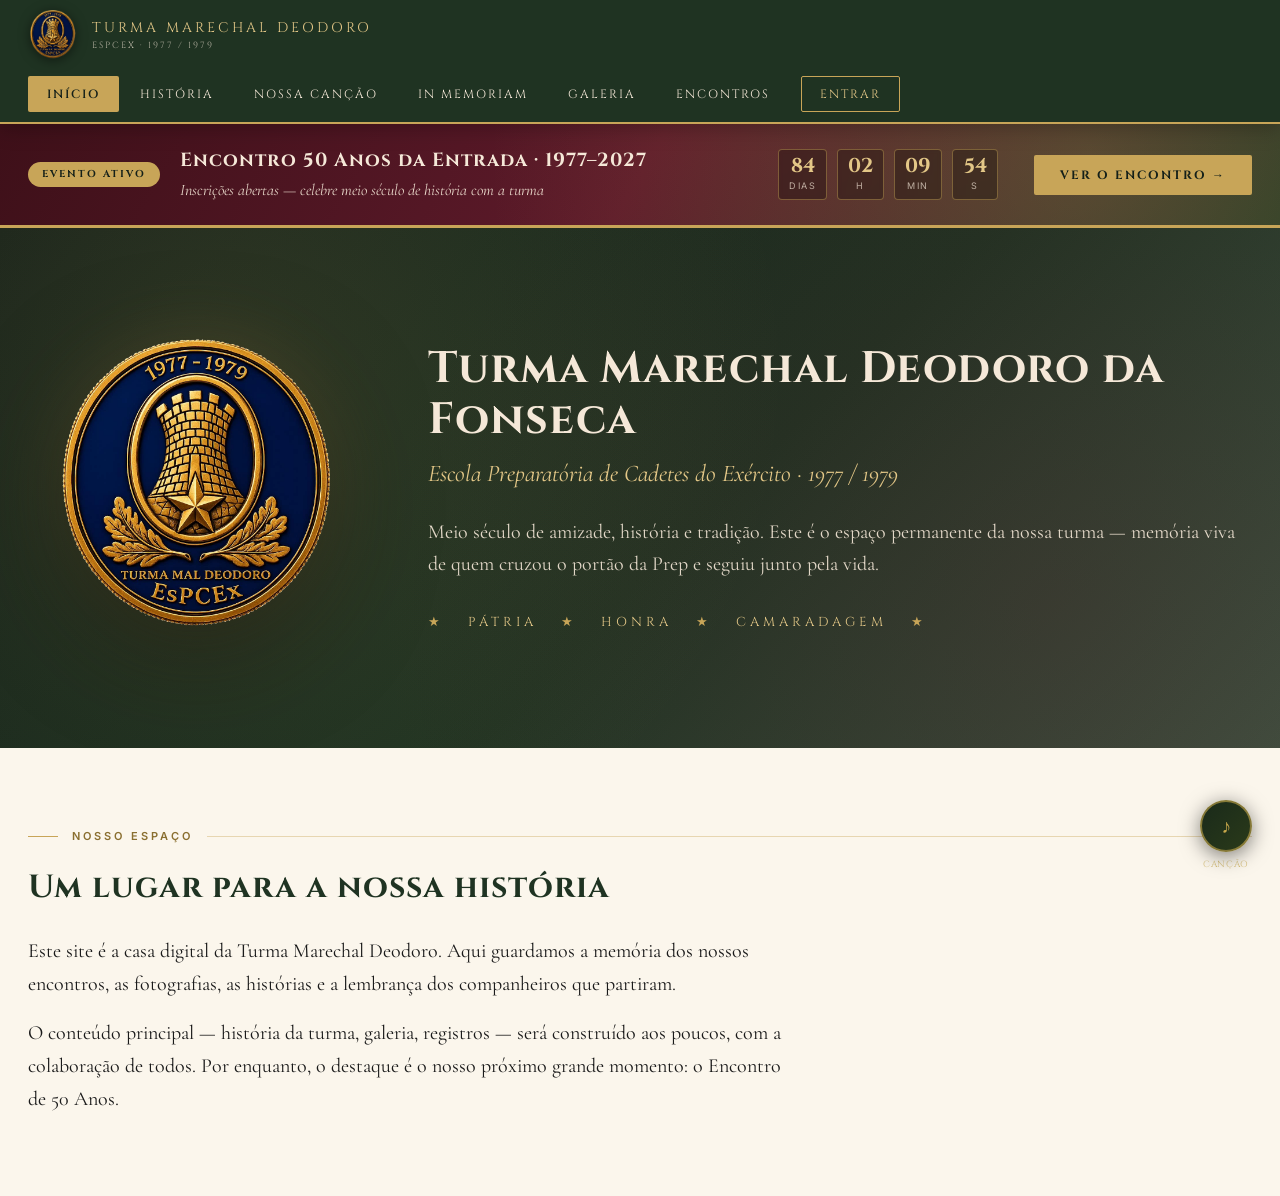
<file: index.html>
<!DOCTYPE html>
<html lang="pt-BR">
<head>
<meta charset="UTF-8">
<meta name="viewport" content="width=device-width, initial-scale=1.0">
<title>Turma Marechal Deodoro · EsPCEx 1977/1979</title>
<meta name="description" content="Site da Turma Marechal Deodoro da Fonseca - Escola Preparatória de Cadetes do Exército, 1977/1979. Memória permanente da turma e Encontro de 50 Anos.">
<link rel="icon" type="image/webp" href="assets/img/logo.webp">
<link href="https://fonts.googleapis.com/css2?family=Cinzel:wght@400;500;600;700;900&family=Cormorant+Garamond:ital,wght@0,300;0,400;0,500;0,600;0,700;1,400&family=Inter:wght@300;400;500;600;700&display=swap" rel="stylesheet">
<link rel="stylesheet" href="assets/css/estilo.css">
<style>
/* ===== NOSSA CANÇÃO ===== */
.cancao-wrap {
  max-width: 860px;
  margin: 0 auto;
  padding: 56px 24px 80px;
}
.cancao-header {
  text-align: center;
  margin-bottom: 48px;
}
.cancao-header .section-eyebrow {
  margin-bottom: 8px;
}
.cancao-header h2 {
  font-family: 'Cinzel', serif;
  font-size: clamp(1.6rem, 4vw, 2.4rem);
  color: var(--gold, #C8A84B);
  margin: 0 0 12px;
}
.cancao-header p {
  font-family: 'Cormorant Garamond', serif;
  font-size: 1.1rem;
  color: var(--muted, #8a8a7a);
  font-style: italic;
}
.cancao-player {
  position: relative;
  width: 100%;
  padding-bottom: 56.25%;
  height: 0;
  border-radius: 10px;
  overflow: hidden;
  box-shadow: 0 8px 40px rgba(0,0,0,0.45);
  margin-bottom: 52px;
  border: 1px solid rgba(200,168,75,0.2);
}
.cancao-player iframe {
  position: absolute;
  top: 0; left: 0;
  width: 100%; height: 100%;
  border: none;
}
.cancao-letra {
  background: rgba(255,255,255,0.03);
  border: 1px solid rgba(200,168,75,0.15);
  border-radius: 10px;
  padding: 40px 48px;
}
.cancao-letra h3 {
  font-family: 'Cinzel', serif;
  font-size: 1rem;
  letter-spacing: 0.15em;
  text-transform: uppercase;
  color: var(--gold, #C8A84B);
  margin: 0 0 28px;
  text-align: center;
}
.cancao-letra .letra-body {
  font-family: 'Cormorant Garamond', serif;
  font-size: 1.2rem;
  line-height: 2.1;
  color: #1a1a14 !important;
  text-align: center;
  white-space: pre-line;
}
.cancao-letra .letra-estrofe {
  margin-bottom: 28px;
  color: #1a1a14 !important;
}
.cancao-letra .letra-refrão {
  margin-bottom: 28px;
  font-style: italic;
  color: #8a6a10 !important;
  font-size: 1.22rem;
}
.cancao-nota {
  margin-top: 32px;
  text-align: center;
  font-size: 0.78rem;
  color: #555548;
  letter-spacing: 0.05em;
}
.cancao-ornament {
  display: flex;
  align-items: center;
  gap: 16px;
  margin: 0 auto 40px;
  max-width: 300px;
}
.cancao-ornament .orn-line {
  flex: 1;
  height: 1px;
  background: linear-gradient(to right, transparent, rgba(200,168,75,0.4), transparent);
}
.cancao-ornament .orn-star {
  color: var(--gold, #C8A84B);
  font-size: 0.8rem;
  opacity: 0.7;
}

/* ===== ÍCONE FLUTUANTE DO HINO ===== */
#hinoFloat {
  position: fixed;
  bottom: 28px;
  right: 28px;
  z-index: 9999;
  display: flex;
  flex-direction: column;
  align-items: center;
  gap: 6px;
}
#hinoBtnFloat {
  width: 52px;
  height: 52px;
  border-radius: 50%;
  background: linear-gradient(135deg, #1a2a1a 0%, #2a3a1a 100%);
  border: 2px solid rgba(200,168,75,0.6);
  box-shadow: 0 4px 20px rgba(0,0,0,0.5), 0 0 0 0 rgba(200,168,75,0);
  cursor: pointer;
  display: flex;
  align-items: center;
  justify-content: center;
  transition: all 0.3s ease;
  color: #C8A84B;
  font-size: 1.3rem;
  position: relative;
}
#hinoBtnFloat:hover {
  border-color: rgba(200,168,75,0.9);
  box-shadow: 0 6px 28px rgba(0,0,0,0.6), 0 0 16px rgba(200,168,75,0.25);
  transform: scale(1.08);
}
#hinoBtnFloat.playing {
  animation: hinoPulse 2s ease-in-out infinite;
  border-color: rgba(200,168,75,0.9);
  background: linear-gradient(135deg, #1e3a1e 0%, #2d4a1e 100%);
}
@keyframes hinoPulse {
  0%,100% { box-shadow: 0 4px 20px rgba(0,0,0,0.5), 0 0 0 0 rgba(200,168,75,0.4); }
  50%      { box-shadow: 0 4px 20px rgba(0,0,0,0.5), 0 0 0 8px rgba(200,168,75,0); }
}
#hinoLabel {
  font-family: 'Cinzel', serif;
  font-size: 0.6rem;
  letter-spacing: 0.08em;
  color: rgba(200,168,75,0.7);
  text-transform: uppercase;
  text-align: center;
  pointer-events: none;
  transition: opacity 0.3s;
}
#hinoFloat:hover #hinoLabel {
  color: rgba(200,168,75,1);
}

</style>
</head>
<body>
<nav class="topnav">
  <div class="topnav-inner">
    <div class="brand" onclick="nav('inicio')">
      <img src="assets/img/brasao-turma.webp" alt="Turma Marechal Deodoro" class="brand-logo">
      <div class="brand-text">Turma Marechal Deodoro<small>EsPCEx · 1977 / 1979</small></div>
    </div>
    <div class="nav1">
      <button class="nav1-item active" data-nav="inicio" onclick="nav('inicio')">Início</button>
      <button class="nav1-item" data-nav="historia" onclick="nav('historia')">História</button>
      <button class="nav1-item" data-nav="cancao" onclick="nav('cancao')">Nossa Canção</button>
      <button class="nav1-item" data-nav="memoriam" onclick="nav('memoriam')">In Memoriam</button>
      <button class="nav1-item" data-nav="galeria" onclick="nav('galeria')">Galeria</button>
      <button class="nav1-item" data-nav="encontros" onclick="nav('encontros')">Encontros</button>
      <button class="nav1-item login-btn" id="loginNavBtn" data-nav="login" onclick="nav('login')">Entrar</button>
    </div>
  </div>
</nav>

<!-- ===================== INÍCIO ===================== -->
<section class="screen active" id="scr-inicio">
  <div class="event-banner" id="eventBanner" onclick="goEncontro()">
    <div class="event-banner-inner">
      <div class="event-banner-left">
        <span class="event-banner-badge">Evento ativo</span>
        <div class="event-banner-text">
          <h3>Encontro 50 Anos da Entrada · 1977–2027</h3>
          <p>Inscrições abertas — celebre meio século de história com a turma</p>
        </div>
      </div>
      <div class="event-banner-countdown">
        <div class="ebc-block"><div class="n" id="ebc-d">—</div><div class="l">dias</div></div>
        <div class="ebc-block"><div class="n" id="ebc-h">—</div><div class="l">h</div></div>
        <div class="ebc-block"><div class="n" id="ebc-m">—</div><div class="l">min</div></div>
        <div class="ebc-block"><div class="n" id="ebc-s">—</div><div class="l">s</div></div>
      </div>
      <button class="event-banner-cta">Ver o encontro</button>
    </div>
  </div>
  <div class="home-hero">
    <div class="home-hero-inner">
      <img src="assets/img/brasao-turma.webp" alt="Brasão da Turma" class="home-hero-logo">
      <div>
        <h1>Turma Marechal Deodoro da Fonseca</h1>
        <div class="tagline">Escola Preparatória de Cadetes do Exército · 1977 / 1979</div>
        <div class="lead">Meio século de amizade, história e tradição. Este é o espaço permanente da nossa turma — memória viva de quem cruzou o portão da Prep e seguiu junto pela vida.</div>
        <div class="motto-inline"><span>★</span> PÁTRIA <span>★</span> HONRA <span>★</span> CAMARADAGEM <span>★</span></div>
      </div>
    </div>
  </div>
  <div class="home-body">
    <div class="section-eyebrow">Nosso espaço</div>
    <h2 class="section-title">Um lugar para a nossa história</h2>
    <div class="section-text">
      <p>Este site é a casa digital da Turma Marechal Deodoro. Aqui guardamos a memória dos nossos encontros, as fotografias, as histórias e a lembrança dos companheiros que partiram.</p>
      <p>O conteúdo principal — história da turma, galeria, registros — será construído aos poucos, com a colaboração de todos. Por enquanto, o destaque é o nosso próximo grande momento: o Encontro de 50 Anos.</p>
    </div>
  </div>
</section>

<!-- ===================== NOSSA CANÇÃO ===================== -->
<section class="screen" id="scr-cancao">
  <div class="cancao-wrap">
    <div class="cancao-header">
      <div class="section-eyebrow">Identidade da Turma</div>
      <h2>Nossa Canção</h2>
      <p>A Canção da Escola Preparatória de Cadetes do Exército — que marcou para sempre a nossa passagem pela Prep</p>
    </div>
    <div class="cancao-ornament">
      <span class="orn-line"></span><span class="orn-star">★</span><span class="orn-line"></span>
    </div>
    <div class="cancao-player">
      <iframe
        src="https://www.youtube.com/embed/6G58bDr_t5Y?rel=0&modestbranding=1"
        title="Canção da EsPCEx"
        allow="accelerometer; autoplay; clipboard-write; encrypted-media; gyroscope; picture-in-picture"
        allowfullscreen>
      </iframe>
    </div>
    <div class="cancao-letra">
      <h3>Letra da Canção</h3>
      <div class="letra-body">
        <div class="letra-estrofe">No azul do firmamento,
Cintilante apareceu
A estrela abençoada
Da Escola que venceu.</div>

        <div class="letra-refrão">EPC és gloriosa,
Tua marcha é triunfal.
Os alunos vão chegando
Com seu garbo marcial.</div>

        <div class="letra-estrofe">Teus filhos foram à guerra
Defender o verde-oliva,
Cobriram-se de glória,
Brasil! Brasil! Viva!</div>

        <div class="letra-refrão">EPC és gloriosa,
Tua marcha é triunfal.
Os alunos vão chegando
Com seu garbo marcial.</div>

        <div class="letra-estrofe">Nas aulas de equitação,
Nos campos de instrução,
Forjamos nossa têmpera
Com amor e dedicação.</div>

        <div class="letra-refrão">EPC és gloriosa,
Tua marcha é triunfal.
Os alunos vão chegando
Com seu garbo marcial.</div>
      </div>
    </div>
    <p class="cancao-nota">Canção da Escola Preparatória de Cadetes do Exército · Domínio público</p>
  </div>
</section>

<!-- ===================== ENCONTROS ===================== -->
<section class="screen" id="scr-encontros">
  <div class="enc-header">
    <h1>Encontros da Turma</h1>
    <p>Cada reencontro, um capítulo da nossa história</p>
  </div>
  <div class="subnav">
    <div class="subnav-inner">
      <button class="subnav-item active" onclick="subEnc(this,'ev50')">50 Anos · 1977–2027</button>
    </div>
  </div>
  <div class="enc-screen active" id="ev50">
    <div class="subnav" style="position:relative;top:auto;background:var(--olive)">
      <div class="subnav-inner">
        <button class="subnav-item active" onclick="evScr(this,'landing')">Apresentação</button>
        <button class="subnav-item" onclick="evScr(this,'inscricao')">Inscrição</button>
        <button class="subnav-item" onclick="evScr(this,'conta')">Minha Conta</button>
        <button class="subnav-item" onclick="evScr(this,'admin')">Admin</button>
        <button class="subnav-item" onclick="evScr(this,'dashboard')">Dashboard</button>
      </div>
    </div>
    <div class="enc-screen active" id="evs-landing">
      <div class="ev-hero">
        <div class="ev-hero-inner">
          <img src="assets/img/logo.webp" class="ev-hero-logo" alt="Brasão dos 50 Anos">
          <div>
            <h2><span class="accent">É com grande alegria que convidamos você para o</span>Encontro 50 Anos da Entrada</h2>
            <div class="ev-sub">Turma Marechal Deodoro da Fonseca · 1977–2027</div>
            <div class="ev-meta">
              <div class="ev-meta-item"><div class="l">Datas</div><div class="v">26 e 27 · Fev · 2027</div></div>
              <div class="ev-meta-item"><div class="l">Local</div><div class="v">Campinas — SP</div></div>
            </div>
            <button class="ev-cta" onclick="evScr(document.querySelectorAll('#ev50 .subnav')[1].querySelectorAll('.subnav-item')[1],'inscricao')">Quero me inscrever</button>
          </div>
        </div>
      </div>
      <div class="ev-motto">PÁTRIA <span>★</span> HONRA <span>★</span> CAMARADAGEM</div>
      <div class="ev-body">
        <div class="countdown-wrap">
          <div class="countdown-label">Faltam para o pré-encontro · 26 de fevereiro de 2027</div>
          <div class="countdown">
            <div class="cd-block"><div class="n" id="cd-d">—</div><div class="l">dias</div></div>
            <div class="cd-block"><div class="n" id="cd-h">—</div><div class="l">horas</div></div>
            <div class="cd-block"><div class="n" id="cd-m">—</div><div class="l">minutos</div></div>
            <div class="cd-block"><div class="n" id="cd-s">—</div><div class="l">segundos</div></div>
          </div>
          <div class="countdown-target">Sexta-feira · pré-encontro · 20h</div>
        </div>
        <h2 class="section-title">Cinco décadas depois</h2>
        <div class="section-text section-text-letter">
          <p class="letter-greeting">Prezados amigos, como o tempo passa...</p>
          <p>Ainda ontem éramos jovens imberbes chegando em Campinas com uma vontade enorme de virar alguém, de ser aluno da gloriosa EsPCEx, de, um dia, ser oficial! Tínhamos — para fazer valer as lições de Descritiva — um diedro mínimo de história na bagagem e uma épura imensa de futuro por construir, do tamanho dos sonhos que embalávamos.</p>
          <p>Incerteza e saudade foram dois sentimentos que expressaram bem nosso início de trajetória. A incerteza diante dos desafios que sabíamos, seriam muitos e difíceis e a saudade do muito que deixávamos pra trás — família, amores, amigos... Tudo iria mudar.</p>
          <p>Foram, então, três longos anos de transformação. Fomos esculpidos pelo Exército em princípios e valores. Nosso corpo e mente foram trabalhados para sermos, como bem disse Gustavo Barroso, os "guardiões da eternidade do Brasil". E isso fazia um sentido enorme para cada um de nós. Tanto que nos tornou algo único...</p>
          <p class="letter-emphasis">Somos uma irmandade, a Turma Marechal Deodoro da Fonseca!</p>
          <p>Ao longo dos anos, a farândola transformou-se numa tropa e a tropa no bloco coeso que ainda somos. Mas os destinos foram se alargando, as vocações, se descobrindo e, como os galhos frondosos de uma árvore, tomamos nas rédeas nossos destinos numa inevitável diáspora que se coloca diante de cada uma das turmas formadas pela nossa querida Prep.</p>
          <p>Assim, graduados pela vida e marcados por caríssimos valores, saímos, mundo afora, a escrever a nossa história. A grande unidade Mal Deodoro foi espalhada como sementes para plantar e germinar bons frutos nesse nosso imenso Brasil.</p>
          <p>Cinquenta anos se passaram. Seguimos os caminhos que escolhemos e que a vida nos ofereceu e hoje, a mesma alma voluntariosa do aluno se abriga no corpo de um soldado ou de um civil já veterano. Cumprimos nossa missão! A missão que a vida nos deu. A missão que escolhemos pra nós.</p>
          <p>Já somos árvores frondosas com frutos que, tenho certeza, nos enchem de orgulho — os filhos e netos que crescem em suas vidas inspirados, com certeza, nos rastros que a nossa história escreveu. Não há como não registrar com muita justiça e com muito carinho o papel da nossa querida Escola nas bases do que nos tornamos. Como não há como esquecer as eternas lembranças de um tempo maravilhoso.</p>
          <p>Amigos, mais uma vez eu vos proponho um brinde à nossa irmandade. Nos dias 26 e 27 de fevereiro, na Prep, celebraremos os cinquenta anos do início dessa caminhada. Mais uma vez, entraremos pelo Portão, ouviremos a corneta com o seu inigualável timbre marcial, caminharemos pelas alas e corredores que tantas vezes testemunharam o jovem cheio de vigor e sonhos que fomos um dia. E, o mais importante, nos abraçaremos uns aos outros, contando nossas histórias e reafirmando a nossa amizade...</p>
          <p class="letter-emphasis">Contamos com você. Sua presença é imprescindível!</p>
          <p class="letter-closing">Um grande abraço<br><em>A Comissão Organizadora</em></p>
        </div>
        <div style="margin-top:46px"></div>
        <div class="section-eyebrow">Programação</div>
        <h2 class="section-title">Dois dias inesquecíveis</h2>
        <div class="program">
          <div class="prog-card"><div class="d">Sexta · 26.Fev</div><h3>Pré-Encontro</h3><p>Confraternização informal, jantar e reencontros com companheiros que chegam de tantos locais diferentes.</p></div>
          <div class="prog-card"><div class="d">Sábado · 27.Fev · Manhã</div><h3>Cerimônia oficial</h3><p>Welcome coffee, entrada pelo portão, homenagem aos que partiram, palavras do orador e fotos.</p></div>
          <div class="prog-card"><div class="d">Sábado · 27.Fev · Tarde</div><h3>Casa de Barcos</h3><p>Almoço de confraternização com churrasco, música ao vivo e celebração com famílias.</p></div>
        </div>
      </div>
    </div>
    <div class="enc-screen" id="evs-inscricao">
      <div class="insc-wrap" id="inscContent"></div>
    </div>
    <div class="enc-screen" id="evs-conta">
      <div class="acct-wrap" id="contaContent"></div>
    </div>
    <div class="enc-screen" id="evs-admin">
      <div class="admin-wrap" id="adminContent"></div>
    </div>
    <div class="enc-screen" id="evs-dashboard">
      <div class="dash-wrap" id="dashContent"></div>
    </div>
  </div>
</section>

<!-- ===================== HISTÓRIA ===================== -->
<section class="screen" id="scr-historia">
  <div class="placeholder-wrap">
    <div class="historia-emblem" aria-hidden="true">
      <svg viewBox="0 0 120 120" xmlns="http://www.w3.org/2000/svg">
        <circle cx="60" cy="60" r="56" fill="none" stroke="currentColor" stroke-width="1.5" opacity=".4"/>
        <circle cx="60" cy="60" r="46" fill="none" stroke="currentColor" stroke-width="1" opacity=".25"/>
        <path d="M40 38 L40 86 Q40 92 46 92 L74 92 Q80 92 80 86 L80 38 Q80 32 74 32 L46 32 Q40 32 40 38 Z" fill="none" stroke="currentColor" stroke-width="2"/>
        <line x1="48" y1="46" x2="72" y2="46" stroke="currentColor" stroke-width="1.5" opacity=".7"/>
        <line x1="48" y1="56" x2="72" y2="56" stroke="currentColor" stroke-width="1.5" opacity=".7"/>
        <line x1="48" y1="66" x2="72" y2="66" stroke="currentColor" stroke-width="1.5" opacity=".7"/>
        <line x1="48" y1="76" x2="64" y2="76" stroke="currentColor" stroke-width="1.5" opacity=".7"/>
        <path d="M52 100 L60 108 L68 100" fill="none" stroke="currentColor" stroke-width="1.5" opacity=".5"/>
      </svg>
    </div>
    <h2>História da Turma</h2>
    <div class="sub">Esta seção guardará a trajetória da Turma Marechal Deodoro, de 1977 até hoje.</div>
    <div class="placeholder-box">
      <strong>Conteúdo planejado</strong>
      Espaço em construção. Aqui reuniremos a memória escrita da turma.
      <ul class="placeholder-list">
        <li>A entrada na Prep em 1977 e os anos de formação</li>
        <li>Trajetórias e carreiras dos integrantes</li>
        <li>Documentos e boletins históricos da época</li>
        <li>Depoimentos e relatos dos companheiros</li>
      </ul>
    </div>
  </div>
</section>

<!-- ===================== GALERIA ===================== -->
<section class="screen" id="scr-galeria">
  <div class="home-body">
    <h2 class="section-title">Galeria & Memória Visual</h2>
    <div class="section-text">
      <p>O acervo de fotografias e registros da turma, dos tempos de aluno aos dias atuais. Começamos por um tesouro: a nossa revista de 1979.</p>
    </div>
    <div class="nav-cards" style="margin-top:44px">
      <div class="nav-card" onclick="window.open('revista/','_blank')" style="border-top-color:var(--wine)">
        <span class="ico">📖</span>
        <h3>Revista da Turma · 1979</h3>
        <p>A revista histórica da turma, da capa com a placa dos formandos à última página. 108 páginas digitalizadas, folheáveis.</p>
        <span class="tag" style="color:var(--wine)">Abrir a revista →</span>
      </div>
      <div class="nav-card" style="opacity:.6;cursor:default">
        <span class="ico">📷</span>
        <h3>Encontros anteriores</h3>
        <p>Registros fotográficos dos reencontros da turma ao longo das décadas.</p>
        <span class="tag">Em breve</span>
      </div>
      <div class="nav-card" style="opacity:.6;cursor:default">
        <span class="ico">🎥</span>
        <h3>Encontro 50 Anos</h3>
        <p>O álbum e os vídeos do nosso grande reencontro — disponível após fevereiro de 2027.</p>
        <span class="tag">Após o evento</span>
      </div>
    </div>
  </div>
</section>

<!-- ===================== IN MEMORIAM ===================== -->
<section class="screen" id="scr-memoriam">
  <div class="memoriam-wrap">
    <div class="memoriam-header">
      <div class="memoriam-flame" aria-hidden="true">🕯️</div>
      <h2>In Memoriam</h2>
      <div class="memoriam-sub">Homenagem permanente aos companheiros que já nos deixaram.<br>Que sua memória nos acompanhe sempre.</div>
      <div class="memoriam-ornament" aria-hidden="true">
        <span class="orn-line"></span><span class="orn-star">★</span><span class="orn-line"></span>
      </div>
    </div>
    <ol class="memoriam-list" aria-label="Companheiros que partiram">
      <li>Adriano Praça de Almeida</li>
      <li>Aloísio Antônio de Freitas Becker</li>
      <li>Carlos Alberto de Moraes Cavalcanti</li>
      <li>Dalton Cruz Júnior</li>
      <li>Dalton Roberto de Melo Franco</li>
      <li>Élcio Luis Gonçalves Anchieta</li>
      <li>Eliseu Lagoeiro Neto</li>
      <li>Elnio David Dansa de Franco</li>
      <li>Fabiano Assis Fonseca</li>
      <li>Fernando Jesus Novas</li>
      <li>Francisco Djalma Cesse da Silva</li>
      <li>Gilberto de Andrade</li>
      <li>Huberto Luís de Marchi Gherini Filho</li>
      <li>Ismael Roxo</li>
      <li>Jarian Silva de Oliveira</li>
      <li>Jorge Pereira Lee</li>
      <li>José Afonso Pereira D'Alvim Meirelles</li>
      <li>Júlio Cesar Moulin Lopes</li>
      <li>Leonardo Ramalho Rodrigues Alves</li>
      <li>Luiz Eduardo Ricceto de Oliveira</li>
      <li>Mário César Lima de Amorim</li>
      <li>Mauro César de Souza Tapajós</li>
      <li>Paulino Sérgio Araújo Vianna</li>
      <li>Renê Campos Teixeira Monteiro</li>
      <li>Robson de Macedo</li>
      <li>Sérgio Luis Barbosa Ferreira</li>
    </ol>
    <div class="memoriam-footer">
      <div class="memoriam-ornament" aria-hidden="true">
        <span class="orn-line"></span><span class="orn-star">★</span><span class="orn-line"></span>
      </div>
      <p class="memoriam-epitafio">"Honrai-vos pela vida que vivestes; descansai na paz dos que partiram cumprindo sua missão."</p>
    </div>
  </div>
</section>

<!-- ===================== LOGIN ===================== -->
<section class="screen" id="scr-login">
  <div class="login-wrap">
    <div class="login-card" id="loginCard">
      <img src="assets/img/brasao-turma.webp" class="login-logo" alt="Brasão da Turma">
      <h2>Área do Integrante</h2>
      <div class="login-sub">Acesso exclusivo aos integrantes da turma</div>
      <div class="login-error" id="loginError">Este e-mail ou telefone não consta no cadastro da turma. O acesso é restrito aos integrantes.</div>
      <div class="login-field">
        <label>E-mail ou telefone</label>
        <input type="text" id="loginUser" placeholder="seu@email.com ou (11) 99999-9999">
      </div>
      <div class="login-field">
        <label>Senha</label>
        <input type="password" id="loginPass" placeholder="sua senha">
      </div>
      <button class="login-btn-main" onclick="doLogin()">Entrar</button>
      <div class="login-divider"><span>ou</span></div>
      <div class="login-alt" onclick="alert('No protótipo, use um dos perfis de teste abaixo. Na versão final, aqui o integrante cria a senha — validado contra o cadastro da turma.')">Primeiro acesso? Criar minha senha</div>
      <div class="login-note">
        <strong>ACESSO RESTRITO</strong><br>
        Somente integrantes da Turma Marechal Deodoro podem criar acesso. O cadastro é validado automaticamente — pessoas de fora não conseguem entrar. O site é livre para visitação; o login serve para a área do integrante.
      </div>
      <div class="test-users">
        <div class="tu-title">Perfis de teste (comissão organizadora)</div>
        <div class="tu-grid"><button class="tu-chip" onclick="fillLogin('riva.cerqueira@gmail.com')">Rivail</button><button class="tu-chip" onclick="fillLogin('andre.novaes63@gmail.com')">André Novaes</button><button class="tu-chip" onclick="fillLogin('baggio@exemplo.com')">Baggio</button><button class="tu-chip" onclick="fillLogin('newtonraulino@hotmail.com')">Raulino</button><button class="tu-chip" onclick="fillLogin('everton@exemplo.com')">Everton</button><button class="tu-chip" onclick="fillLogin('guy@exemplo.com')">Guy</button><button class="tu-chip" onclick="fillLogin('m.e.santos@uol.com.br')">Elias</button><button class="tu-chip" onclick="fillLogin('marcilio.pereira.oliveira@gmail.com')">Marcílio</button></div>
      </div>
    </div>
  </div>
</section>



<!-- ===== ÍCONE FLUTUANTE DO HINO ===== -->
<div id="hinoFloat" title="Ouvir a Canção da EsPCEx">
  <button id="hinoBtnFloat" onclick="toggleHino()" aria-label="Tocar/pausar canção da EsPCEx">
    ♪
  </button>
  <span id="hinoLabel">Canção</span>
</div>
<!-- Player oculto para áudio flutuante via YouTube IFrame API -->
<div id="hinoPlayerWrap" style="position:fixed;width:1px;height:1px;overflow:hidden;opacity:0;pointer-events:none;bottom:0;right:0;">
  <div id="hinoYTPlayer"></div>
</div>

<script src="assets/js/script.js"></script>
<script>
// ===== YOUTUBE IFRAME API — áudio flutuante =====
var hinoReady   = false;
var hinoPlaying = false;
var ytPlayer    = null;
var hinoBtnFloat = document.getElementById('hinoBtnFloat');
var hinoLabel    = document.getElementById('hinoLabel');

// Carrega a API do YouTube de forma assíncrona
var tag = document.createElement('script');
tag.src = 'https://www.youtube.com/iframe_api';
document.head.appendChild(tag);

// Callback chamado pela API quando pronta
window.onYouTubeIframeAPIReady = function() {
  ytPlayer = new YT.Player('hinoYTPlayer', {
    videoId: '6G58bDr_t5Y',
    playerVars: { autoplay: 0, controls: 0, loop: 1, playlist: '6G58bDr_t5Y' },
    events: {
      onReady: function() { hinoReady = true; },
      onStateChange: function(e) {
        // Se o vídeo terminar (estado ENDED), reinicia
        if (e.data === YT.PlayerState.ENDED) ytPlayer.playVideo();
        // Sincroniza botão se pausado externamente
        if (e.data === YT.PlayerState.PAUSED && hinoPlaying) {
          hinoPlaying = false;
          hinoBtnFloat.classList.remove('playing');
          hinoBtnFloat.innerHTML = '♪';
          hinoLabel.textContent = 'Canção';
        }
      }
    }
  });
};

function toggleHino() {
  if (!hinoReady) {
    hinoLabel.textContent = 'Aguarde...';
    setTimeout(toggleHino, 600);
    return;
  }
  if (!hinoPlaying) {
    ytPlayer.playVideo();
    hinoPlaying = true;
    hinoBtnFloat.classList.add('playing');
    hinoBtnFloat.innerHTML = '❚❚';
    hinoLabel.textContent = 'Pausar';
  } else {
    ytPlayer.pauseVideo();
    hinoPlaying = false;
    hinoBtnFloat.classList.remove('playing');
    hinoBtnFloat.innerHTML = '♪';
    hinoLabel.textContent = 'Canção';
  }
}

// Ao entrar na aba Nossa Canção, pausa o flutuante para não sobrepor
document.querySelectorAll('[data-nav="cancao"]').forEach(function(btn){
  btn.addEventListener('click', function(){
    if (hinoPlaying) toggleHino();
  });
});
</script>
</body>
</html>
</file>
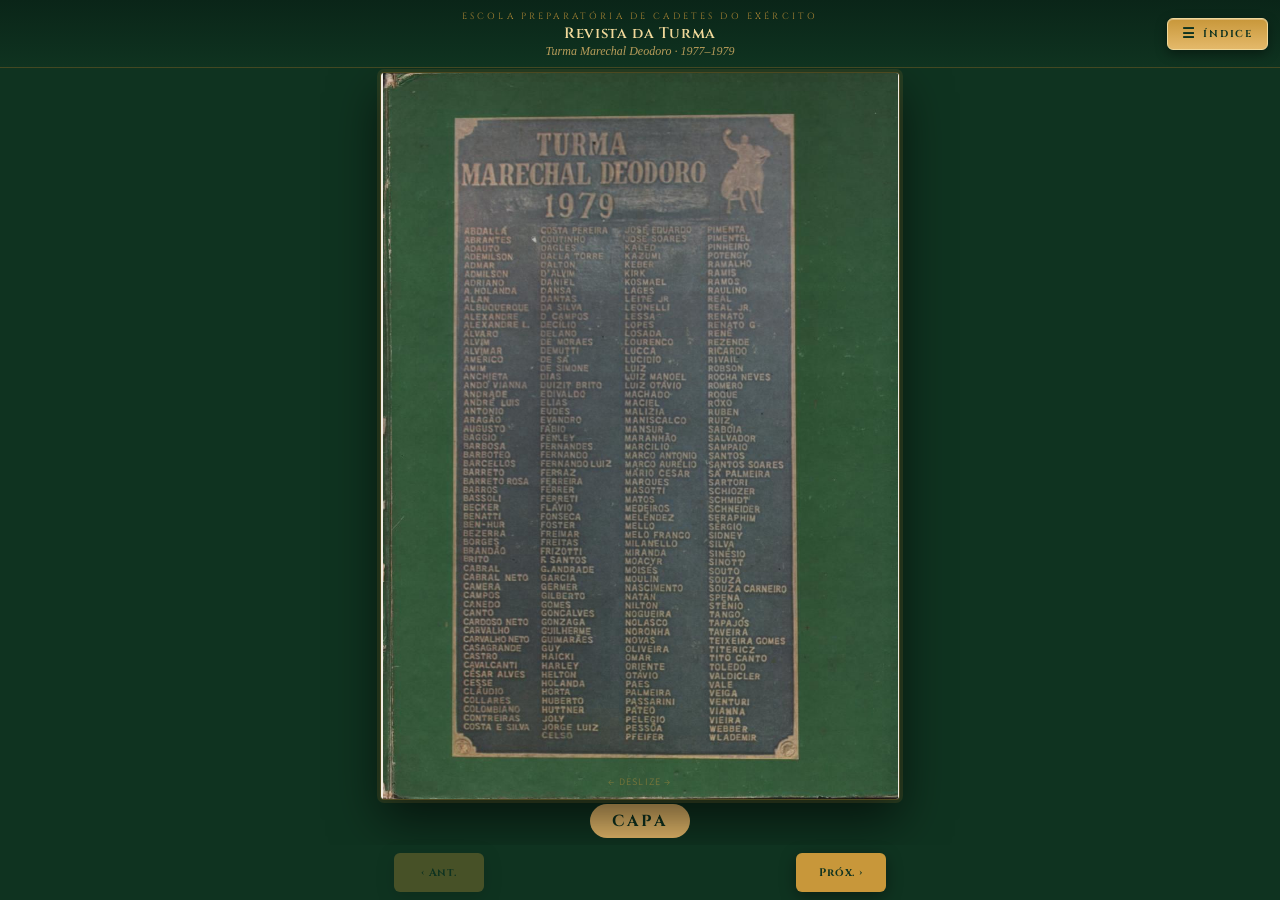
<file: revista/index.html>
<!DOCTYPE html>
<html lang="pt-BR">
<head>
<meta charset="UTF-8">
<meta name="viewport" content="width=device-width, initial-scale=1.0, viewport-fit=cover">
<title>Revista da Turma · Turma Marechal Deodoro · EsPCEx 1977</title>
<link rel="preconnect" href="https://fonts.googleapis.com">
<link href="https://fonts.googleapis.com/css2?family=Cinzel:wght@400;600;700&family=IM+Fell+English:ital@0;1&family=Source+Sans+3:wght@300;400;600&display=swap" rel="stylesheet">
<style>
:root{--verde:#1d5c3a;--verde-esc:#0f3320;--ouro:#c8973a;--ouro-cl:#e4b96a;--ouro-pale:#f0d89a;--creme:#f5f0e8;}
*{margin:0;padding:0;box-sizing:border-box;-webkit-tap-highlight-color:transparent}
html{height:100%;height:-webkit-fill-available;}
body{background:var(--verde-esc);font-family:'Source Sans 3',sans-serif;color:var(--creme);display:flex;flex-direction:column;height:100vh;height:100dvh;height:-webkit-fill-available;max-height:100vh;max-height:100dvh;overflow:hidden;width:100%;max-width:100vw;user-select:none;-webkit-user-select:none;}
header{flex:0 0 auto;background:linear-gradient(180deg,#0a2518 0%,var(--verde-esc) 100%);border-bottom:1px solid rgba(200,151,58,.3);padding:10px 16px 8px;text-align:center;position:relative;}
header .escola{font-family:'Cinzel',serif;font-size:9px;letter-spacing:.35em;color:var(--ouro);text-transform:uppercase;opacity:.85;}
header h1{font-family:'Cinzel',serif;font-size:15px;font-weight:600;color:var(--ouro-pale);margin:3px 0 1px;line-height:1.2;letter-spacing:.04em;}
header .ano{font-family:'IM Fell English',serif;font-size:12px;color:var(--ouro-cl);font-style:italic;opacity:.8;}
.btn-idx{position:absolute;right:12px;top:50%;transform:translateY(-50%);background:linear-gradient(180deg,var(--ouro) 0%,var(--ouro-cl) 100%);border:1px solid var(--ouro-pale);color:var(--verde-esc);font-family:'Cinzel',serif;font-size:10px;font-weight:700;letter-spacing:.18em;padding:8px 14px;border-radius:6px;cursor:pointer;display:flex;align-items:center;gap:6px;box-shadow:0 4px 12px rgba(0,0,0,.4),inset 0 1px 0 rgba(255,255,255,.3);text-transform:uppercase;}
.btn-idx:active{transform:translateY(-50%) scale(.96);background:var(--ouro-cl);}
.btn-idx .idx-ico{font-size:14px;line-height:1;}
.stage{flex:1 1 0;display:flex;flex-direction:column;align-items:center;overflow:hidden;padding:4px 6px 0;gap:4px;}
.frame{position:relative;width:100%;max-width:520px;flex:1 1 0;min-height:0;background:#0a1f12;border:1px solid rgba(200,151,58,.35);border-radius:4px;overflow:hidden;box-shadow:0 0 0 3px rgba(200,151,58,.12),0 20px 50px rgba(0,0,0,.6);}
.frame img{width:100%;height:100%;object-fit:contain;display:block;background:#f2ede3;transition:opacity .25s;}
.frame img.loading{opacity:0;}.frame img.loaded{opacity:1;}
.placeholder{position:absolute;inset:0;display:flex;flex-direction:column;align-items:center;justify-content:center;gap:14px;color:var(--ouro-cl);}
.ring{width:36px;height:36px;border:3px solid rgba(200,151,58,.2);border-top-color:var(--ouro);border-radius:50%;animation:spin 1s linear infinite;}
@keyframes spin{to{transform:rotate(360deg)}}
.hint-swipe{position:absolute;bottom:10px;width:100%;text-align:center;font-size:10px;color:rgba(200,151,58,.4);letter-spacing:.12em;text-transform:uppercase;pointer-events:none;transition:opacity .4s;}
.caption{flex:0 0 auto;text-align:center;padding:0 10px 2px;max-width:520px;width:100%;}
.lbl{display:inline-block;font-family:'Cinzel',serif;font-size:16px;letter-spacing:.18em;text-transform:uppercase;color:var(--verde-esc);background:var(--ouro-cl);padding:6px 22px;border-radius:24px;font-weight:700;margin-bottom:5px;}
.desc{font-family:'IM Fell English',serif;font-size:13px;color:rgba(245,240,232,.75);line-height:1.4;font-style:italic;min-height:18px;}
nav{flex:0 0 auto;display:flex;align-items:center;justify-content:space-between;gap:10px;padding:8px 14px calc(8px + env(safe-area-inset-bottom));background:linear-gradient(0deg,var(--verde-esc) 70%,transparent);max-width:520px;width:100%;align-self:center;}
.btn-nav{flex:0 0 auto;background:var(--ouro);color:var(--verde-esc);border:none;font-family:'Cinzel',serif;font-size:11px;font-weight:700;letter-spacing:.08em;padding:12px 18px;border-radius:6px;cursor:pointer;box-shadow:0 4px 16px rgba(0,0,0,.4);transition:transform .1s,background .1s;min-width:90px;text-align:center;}
.btn-nav:active{transform:scale(.97);background:var(--ouro-cl);}.btn-nav:disabled{opacity:.3;cursor:default;}
.counter{flex:1;text-align:center;}
.counter .big{font-family:'Cinzel',serif;font-size:22px;font-weight:600;color:var(--ouro-pale);display:block;line-height:1;}
.counter .tot{font-size:10px;color:rgba(200,151,58,.6);letter-spacing:.18em;}
.overlay{display:none;position:fixed;inset:0;z-index:50;background:rgba(10,32,20,.97);backdrop-filter:blur(4px);flex-direction:column;}
.overlay.open{display:flex;}
.ov-head{flex:0 0 auto;display:flex;align-items:center;justify-content:space-between;padding:16px 18px 12px;border-bottom:1px solid rgba(200,151,58,.2);}
.ov-head h2{font-family:'Cinzel',serif;font-size:13px;letter-spacing:.25em;color:var(--ouro-cl);text-transform:uppercase;}
.btn-close{background:none;border:1px solid rgba(200,151,58,.3);color:var(--ouro-cl);font-size:20px;width:36px;height:36px;border-radius:50%;cursor:pointer;display:flex;align-items:center;justify-content:center;}
.idx-list{flex:1;overflow-y:auto;-webkit-overflow-scrolling:touch;padding:4px 0 30px;}
.idx-item{display:flex;align-items:center;gap:12px;padding:11px 18px;border-bottom:1px solid rgba(200,151,58,.08);cursor:pointer;}
.idx-item:active{background:rgba(200,151,58,.08);}
.idx-n{flex:0 0 28px;font-family:'Cinzel',serif;font-size:11px;color:var(--ouro);text-align:right;}
.idx-pg{flex:0 0 42px;font-size:10px;color:rgba(200,151,58,.5);letter-spacing:.1em;}
.idx-desc{flex:1;font-size:13px;color:var(--creme);opacity:.85;overflow:hidden;text-overflow:ellipsis;white-space:nowrap;}
</style>
</head>
<body>
<header>
<div class="escola">Escola Preparat&oacute;ria de Cadetes do Ex&eacute;rcito</div>
<h1>Revista da Turma</h1>
<div class="ano">Turma Marechal Deodoro &middot; 1977&ndash;1979</div>
<button class="btn-idx" id="btnIdx" aria-label="Abrir &iacute;ndice"><span class="idx-ico">&#9776;</span>&Iacute;NDICE</button>
</header>
<div class="stage">
<div class="frame" id="frame">
<div class="placeholder" id="ph"><div class="ring"></div><span style="font-size:11px;letter-spacing:.15em;opacity:.7">CARREGANDO</span></div>
<img id="img" alt="" class="loading">
<div class="hint-swipe" id="hint">&larr; deslize &rarr;</div>
</div>
<div class="caption">
<span class="lbl" id="lbl">&mdash;</span>

</div>
</div>
<nav>
<button class="btn-nav" id="prev">&lsaquo; Ant.</button>

<button class="btn-nav" id="next">Pr&oacute;x. &rsaquo;</button>
</nav>
<div class="overlay" id="ov">
<div class="ov-head"><h2>&Iacute;ndice da Revista</h2><button class="btn-close" id="ovClose">&times;</button></div>
<div class="idx-list" id="idxList"></div>
</div>
<script>
const PAGES=[{"n": 1, "rotulo": "Capa", "conteudo": "Capa da revista", "url": "fotos/capa.jpg"}, {"n": 2, "rotulo": "p. 1", "conteudo": "Pagina 1", "url": "fotos/pagina1.jpg"}, {"n": 3, "rotulo": "p. 2", "conteudo": "Pagina 2", "url": "fotos/pagina2.jpg"}, {"n": 4, "rotulo": "p. 3", "conteudo": "Pagina 3", "url": "fotos/pagina3.jpg"}, {"n": 5, "rotulo": "p. 4", "conteudo": "Pagina 4", "url": "fotos/pagina4.jpg"}, {"n": 6, "rotulo": "p. 5", "conteudo": "Pagina 5", "url": "fotos/pagina5.jpg"}, {"n": 7, "rotulo": "p. 6", "conteudo": "Pagina 6", "url": "fotos/pagina6.jpg"}, {"n": 8, "rotulo": "p. 7", "conteudo": "Pagina 7", "url": "fotos/pagina7.jpg"}, {"n": 9, "rotulo": "p. 8", "conteudo": "Pagina 8", "url": "fotos/pagina8.jpg"}, {"n": 10, "rotulo": "p. 9", "conteudo": "Pagina 9", "url": "fotos/pagina9.jpg"}, {"n": 11, "rotulo": "p. 10", "conteudo": "Pagina 10", "url": "fotos/pagina10.jpg"}, {"n": 12, "rotulo": "p. 11", "conteudo": "Pagina 11", "url": "fotos/pagina11.jpg"}, {"n": 13, "rotulo": "p. 12", "conteudo": "Pagina 12", "url": "fotos/pagina12.jpg"}, {"n": 14, "rotulo": "p. 13", "conteudo": "Pagina 13", "url": "fotos/pagina13.jpg"}, {"n": 15, "rotulo": "p. 14", "conteudo": "Pagina 14", "url": "fotos/pagina14.jpg"}, {"n": 16, "rotulo": "p. 15", "conteudo": "Pagina 15", "url": "fotos/pagina15.jpg"}, {"n": 17, "rotulo": "p. 16", "conteudo": "Pagina 16", "url": "fotos/pagina16.jpg"}, {"n": 18, "rotulo": "p. 17", "conteudo": "Pagina 17", "url": "fotos/pagina17.jpg"}, {"n": 19, "rotulo": "p. 18", "conteudo": "Pagina 18", "url": "fotos/pagina18.jpg"}, {"n": 20, "rotulo": "p. 19", "conteudo": "Pagina 19", "url": "fotos/pagina19.jpg"}, {"n": 21, "rotulo": "p. 20", "conteudo": "Pagina 20", "url": "fotos/pagina20.jpg"}, {"n": 22, "rotulo": "p. 21", "conteudo": "Pagina 21", "url": "fotos/pagina21.jpg"}, {"n": 23, "rotulo": "p. 22", "conteudo": "Pagina 22", "url": "fotos/pagina22.jpg"}, {"n": 24, "rotulo": "p. 23", "conteudo": "Pagina 23", "url": "fotos/pagina23.jpg"}, {"n": 25, "rotulo": "p. 24", "conteudo": "Pagina 24", "url": "fotos/pagina24.jpg"}, {"n": 26, "rotulo": "p. 25", "conteudo": "Pagina 25", "url": "fotos/pagina25.jpg"}, {"n": 27, "rotulo": "p. 26", "conteudo": "Pagina 26", "url": "fotos/pagina26.jpg"}, {"n": 28, "rotulo": "p. 27", "conteudo": "Pagina 27", "url": "fotos/pagina27.jpg"}, {"n": 29, "rotulo": "p. 28", "conteudo": "Pagina 28", "url": "fotos/pagina28.jpg"}, {"n": 30, "rotulo": "p. 29", "conteudo": "Pagina 29", "url": "fotos/pagina29.jpg"}, {"n": 31, "rotulo": "p. 30", "conteudo": "Pagina 30", "url": "fotos/pagina30.jpg"}, {"n": 32, "rotulo": "p. 31", "conteudo": "Pagina 31", "url": "fotos/pagina31.jpg"}, {"n": 33, "rotulo": "p. 32", "conteudo": "Pagina 32", "url": "fotos/pagina32.jpg"}, {"n": 34, "rotulo": "p. 33", "conteudo": "Pagina 33", "url": "fotos/pagina33.jpg"}, {"n": 35, "rotulo": "p. 34", "conteudo": "Pagina 34", "url": "fotos/pagina34.jpg"}, {"n": 36, "rotulo": "p. 35", "conteudo": "Pagina 35", "url": "fotos/pagina35.jpg"}, {"n": 37, "rotulo": "p. 36", "conteudo": "Pagina 36", "url": "fotos/pagina36.jpg"}, {"n": 38, "rotulo": "p. 37", "conteudo": "Pagina 37", "url": "fotos/pagina37.jpg"}, {"n": 39, "rotulo": "p. 38", "conteudo": "Pagina 38", "url": "fotos/pagina38.jpg"}, {"n": 40, "rotulo": "p. 39", "conteudo": "Pagina 39", "url": "fotos/pagina39.jpg"}, {"n": 41, "rotulo": "p. 40", "conteudo": "Pagina 40", "url": "fotos/pagina40.jpg"}, {"n": 42, "rotulo": "p. 41", "conteudo": "Pagina 41", "url": "fotos/pagina41.jpg"}, {"n": 43, "rotulo": "p. 42", "conteudo": "Pagina 42", "url": "fotos/pagina42.jpg"}, {"n": 44, "rotulo": "p. 43", "conteudo": "Pagina 43", "url": "fotos/pagina43.jpg"}, {"n": 45, "rotulo": "p. 44", "conteudo": "Pagina 44", "url": "fotos/pagina44.jpg"}, {"n": 46, "rotulo": "p. 45", "conteudo": "Pagina 45", "url": "fotos/pagina45.jpg"}, {"n": 47, "rotulo": "p. 46", "conteudo": "Pagina 46", "url": "fotos/pagina46.jpg"}, {"n": 48, "rotulo": "p. 47", "conteudo": "Pagina 47", "url": "fotos/pagina47.jpg"}, {"n": 49, "rotulo": "p. 48", "conteudo": "Pagina 48", "url": "fotos/pagina48.jpg"}, {"n": 50, "rotulo": "p. 49", "conteudo": "Pagina 49", "url": "fotos/pagina49.jpg"}, {"n": 51, "rotulo": "p. 50", "conteudo": "Pagina 50", "url": "fotos/pagina50.jpg"}, {"n": 52, "rotulo": "p. 51", "conteudo": "Pagina 51", "url": "fotos/pagina51.jpg"}, {"n": 53, "rotulo": "p. 52", "conteudo": "Pagina 52", "url": "fotos/pagina52.jpg"}, {"n": 54, "rotulo": "p. 53", "conteudo": "Pagina 53", "url": "fotos/pagina53.jpg"}, {"n": 55, "rotulo": "p. 54", "conteudo": "Pagina 54", "url": "fotos/pagina54.jpg"}, {"n": 56, "rotulo": "p. 55", "conteudo": "Pagina 55", "url": "fotos/pagina55.jpg"}, {"n": 57, "rotulo": "p. 56", "conteudo": "Pagina 56", "url": "fotos/pagina56.jpg"}, {"n": 58, "rotulo": "p. 57", "conteudo": "Pagina 57", "url": "fotos/pagina57.jpg"}, {"n": 59, "rotulo": "p. 58", "conteudo": "Pagina 58", "url": "fotos/pagina58.jpg"}, {"n": 60, "rotulo": "p. 59", "conteudo": "Pagina 59", "url": "fotos/pagina59.jpg"}, {"n": 61, "rotulo": "p. 60", "conteudo": "Pagina 60", "url": "fotos/pagina60.jpg"}, {"n": 62, "rotulo": "p. 61", "conteudo": "Pagina 61", "url": "fotos/pagina61.jpg"}, {"n": 63, "rotulo": "p. 62", "conteudo": "Pagina 62", "url": "fotos/pagina62.jpg"}, {"n": 64, "rotulo": "p. 63", "conteudo": "Pagina 63", "url": "fotos/pagina63.jpg"}, {"n": 65, "rotulo": "p. 64", "conteudo": "Pagina 64", "url": "fotos/pagina64.jpg"}, {"n": 66, "rotulo": "p. 65", "conteudo": "Pagina 65", "url": "fotos/pagina65.jpg"}, {"n": 67, "rotulo": "p. 66", "conteudo": "Pagina 66", "url": "fotos/pagina66.jpg"}, {"n": 68, "rotulo": "p. 67", "conteudo": "Pagina 67", "url": "fotos/pagina67.jpg"}, {"n": 69, "rotulo": "p. 68", "conteudo": "Pagina 68", "url": "fotos/pagina68.jpg"}, {"n": 70, "rotulo": "p. 69", "conteudo": "Pagina 69", "url": "fotos/pagina69.jpg"}, {"n": 71, "rotulo": "p. 70", "conteudo": "Pagina 70", "url": "fotos/pagina70.jpg"}, {"n": 72, "rotulo": "p. 71", "conteudo": "Pagina 71", "url": "fotos/pagina71.jpg"}, {"n": 73, "rotulo": "p. 72", "conteudo": "Pagina 72", "url": "fotos/pagina72.jpg"}, {"n": 74, "rotulo": "p. 73", "conteudo": "Pagina 73", "url": "fotos/pagina73.jpg"}, {"n": 75, "rotulo": "p. 74", "conteudo": "Pagina 74", "url": "fotos/pagina74.jpg"}, {"n": 76, "rotulo": "p. 75", "conteudo": "Pagina 75", "url": "fotos/pagina75.jpg"}, {"n": 77, "rotulo": "p. 76", "conteudo": "Pagina 76", "url": "fotos/pagina76.jpg"}, {"n": 78, "rotulo": "p. 77", "conteudo": "Pagina 77", "url": "fotos/pagina77.jpg"}, {"n": 79, "rotulo": "p. 78", "conteudo": "Pagina 78", "url": "fotos/pagina78.jpg"}, {"n": 80, "rotulo": "p. 79", "conteudo": "Pagina 79", "url": "fotos/pagina79.jpg"}, {"n": 81, "rotulo": "p. 80", "conteudo": "Pagina 80", "url": "fotos/pagina80.jpg"}, {"n": 82, "rotulo": "p. 81", "conteudo": "Pagina 81", "url": "fotos/pagina81.jpg"}, {"n": 83, "rotulo": "p. 82", "conteudo": "Pagina 82", "url": "fotos/pagina82.jpg"}, {"n": 84, "rotulo": "p. 83", "conteudo": "Pagina 83", "url": "fotos/pagina83.jpg"}, {"n": 85, "rotulo": "p. 84", "conteudo": "Pagina 84", "url": "fotos/pagina84.jpg"}, {"n": 86, "rotulo": "p. 85", "conteudo": "Pagina 85", "url": "fotos/pagina85.jpg"}, {"n": 87, "rotulo": "p. 86", "conteudo": "Pagina 86", "url": "fotos/pagina86.jpg"}, {"n": 88, "rotulo": "p. 87", "conteudo": "Pagina 87", "url": "fotos/pagina87.jpg"}, {"n": 89, "rotulo": "p. 88", "conteudo": "Pagina 88", "url": "fotos/pagina88.jpg"}, {"n": 90, "rotulo": "p. 89", "conteudo": "Pagina 89", "url": "fotos/pagina89.jpg"}, {"n": 91, "rotulo": "p. 90", "conteudo": "Pagina 90", "url": "fotos/pagina90.jpg"}, {"n": 92, "rotulo": "p. 91", "conteudo": "Pagina 91", "url": "fotos/pagina91.jpg"}, {"n": 93, "rotulo": "p. 92", "conteudo": "Pagina 92", "url": "fotos/pagina92.jpg"}, {"n": 94, "rotulo": "p. 93", "conteudo": "Pagina 93", "url": "fotos/pagina93.jpg"}, {"n": 95, "rotulo": "p. 94", "conteudo": "Pagina 94", "url": "fotos/pagina94.jpg"}, {"n": 96, "rotulo": "p. 95", "conteudo": "Pagina 95", "url": "fotos/pagina95.jpg"}, {"n": 97, "rotulo": "p. 96", "conteudo": "Pagina 96", "url": "fotos/pagina96.jpg"}, {"n": 98, "rotulo": "p. 97", "conteudo": "Pagina 97", "url": "fotos/pagina97.jpg"}, {"n": 99, "rotulo": "p. 98", "conteudo": "Pagina 98", "url": "fotos/pagina98.jpg"}, {"n": 100, "rotulo": "p. 99", "conteudo": "Pagina 99", "url": "fotos/pagina99.jpg"}, {"n": 101, "rotulo": "p. 100", "conteudo": "Pagina 100", "url": "fotos/pagina100.jpg"}, {"n": 102, "rotulo": "p. 101", "conteudo": "Pagina 101", "url": "fotos/pagina101.jpg"}, {"n": 103, "rotulo": "p. 102", "conteudo": "Pagina 102", "url": "fotos/pagina102.jpg"}, {"n": 104, "rotulo": "p. 103", "conteudo": "Pagina 103", "url": "fotos/pagina103.jpg"}, {"n": 105, "rotulo": "p. 104", "conteudo": "Pagina 104", "url": "fotos/pagina104.jpg"}, {"n": 106, "rotulo": "p. 105", "conteudo": "Pagina 105", "url": "fotos/pagina105.jpg"}, {"n": 107, "rotulo": "p. 106", "conteudo": "Pagina 106", "url": "fotos/pagina106.jpg"}, {"n": 108, "rotulo": "p. 107", "conteudo": "Pagina 107", "url": "fotos/pagina107.jpg"}, {"n": 109, "rotulo": "p. 108", "conteudo": "Pagina 108", "url": "fotos/pagina108.jpg"}, {"n": 110, "rotulo": "Contracapa", "conteudo": "Contracapa", "url": "fotos/contracapa.jpg"}];
let cur=0;
const img=document.getElementById('img'),ph=document.getElementById('ph'),lbl=document.getElementById('lbl'),prev=document.getElementById('prev'),next=document.getElementById('next'),hint=document.getElementById('hint'),ov=document.getElementById('ov');
setTimeout(()=>hint.style.opacity='0',3000);
function show(n){cur=Math.max(0,Math.min(PAGES.length-1,n));const p=PAGES[cur];ph.style.display='flex';ph.innerHTML='<div class="ring"></div><span style="font-size:11px;letter-spacing:.15em;opacity:.7">CARREGANDO</span>';img.className='loading';img.onload=()=>{ph.style.display='none';img.className='loaded';};img.onerror=()=>{ph.innerHTML='<div style="text-align:center;padding:20px;font-size:12px;opacity:.6">Imagem nao encontrada.</div>';};img.src=p.url;lbl.textContent=p.rotulo;prev.disabled=cur===0;next.disabled=cur===PAGES.length-1;if(cur+1<PAGES.length){const pi=new Image();pi.src=PAGES[cur+1].url;}}
prev.onclick=()=>show(cur-1);next.onclick=()=>show(cur+1);
document.addEventListener('keydown',e=>{if(e.key==='ArrowRight'||e.key==='ArrowDown')show(cur+1);if(e.key==='ArrowLeft'||e.key==='ArrowUp')show(cur-1);});
let x0=null,y0=null;const fr=document.getElementById('frame');
fr.addEventListener('touchstart',e=>{x0=e.touches[0].clientX;y0=e.touches[0].clientY;},{passive:true});
fr.addEventListener('touchend',e=>{if(x0===null)return;const dx=e.changedTouches[0].clientX-x0;const dy=e.changedTouches[0].clientY-y0;if(Math.abs(dx)>Math.abs(dy)&&Math.abs(dx)>40){if(dx<0)show(cur+1);else show(cur-1);}x0=y0=null;});
document.getElementById('btnIdx').onclick=()=>{const list=document.getElementById('idxList');if(!list.children.length){PAGES.forEach((p,i)=>{const a=document.createElement('div');a.className='idx-item';a.innerHTML='<span class="idx-n">'+(i+1)+'</span><span class="idx-pg">'+p.rotulo+'</span><span class="idx-desc">'+p.conteudo+'</span>';a.onclick=()=>{show(i);ov.classList.remove('open');};list.appendChild(a);});}ov.classList.add('open');};
document.getElementById('ovClose').onclick=()=>ov.classList.remove('open');
show(0);
</script>
</body>
</html>
</file>
<file: assets/css/estilo.css>
:root{
  --jungle:#1f3322; --jungle-deep:#142019; --jungle-mid:#2d4a30;
  --olive:#3d5240; --olive-soft:#5a6e54;
  --gold:#c8a558; --gold-light:#e3c787; --gold-deep:#8a6f30;
  --wine:#5d1a2a; --wine-deep:#3e1019;
  --ivory:#f5e8d8; --ivory-soft:#faf3e7; --cream:#fbf6ec;
  --ink:#1a1a1a; --muted:#6b5d4a;
  --line:rgba(31,51,34,.15); --gold-line:rgba(200,165,88,.4);
  --shadow:0 20px 60px -20px rgba(20,32,25,.35);
  --shadow-soft:0 8px 30px -10px rgba(20,32,25,.15);
  --ok:#2d6a39; --ok-bg:#e7f3ea; --warn:#8a5a14; --warn-bg:#fef3e2;
  --alert-bg:#f5e4e7; --neutral-bg:#e6e9ed;
}
*{margin:0;padding:0;box-sizing:border-box}
html,body{background:var(--cream);color:var(--ink);font-family:'Inter',sans-serif;font-size:15px;line-height:1.55;-webkit-font-smoothing:antialiased;max-width:100vw;overflow-x:hidden}
.topnav{position:sticky;top:0;z-index:100;background:var(--jungle);color:var(--ivory);border-bottom:2px solid var(--gold);box-shadow:0 4px 20px rgba(0,0,0,.25)}
.topnav-inner{max-width:1400px;margin:0 auto;padding:10px 28px;display:flex;justify-content:space-between;align-items:center;flex-wrap:wrap;gap:16px}
.brand{display:flex;align-items:center;gap:14px;cursor:pointer}
.brand-logo{height:50px;width:auto;display:block;filter:drop-shadow(0 2px 6px rgba(0,0,0,.5))}
.brand-text{font-family:'Cinzel',serif;font-size:14px;letter-spacing:3px;text-transform:uppercase;color:var(--gold-light);line-height:1.3}
.brand-text small{display:block;font-size:9px;opacity:.7;letter-spacing:2px;margin-top:3px;color:var(--ivory)}
.nav1{display:flex;gap:2px;flex-wrap:wrap;align-items:center}
.nav1-item{background:none;border:1px solid transparent;color:var(--ivory);padding:9px 18px;font-family:'Cinzel',serif;font-size:12px;letter-spacing:2px;text-transform:uppercase;cursor:pointer;border-radius:2px;transition:all .2s;display:flex;align-items:center;gap:7px}
.nav1-item:hover{border-color:var(--gold-line);color:var(--gold-light)}
.nav1-item.active{background:var(--gold);color:var(--jungle-deep);font-weight:600}
.nav1-item.login-btn{border:1px solid var(--gold);color:var(--gold-light);margin-left:10px}
.nav1-item.login-btn:hover{background:var(--gold);color:var(--jungle-deep)}
.nav1-item.logged{background:var(--olive);color:var(--ivory);border-color:var(--gold-line)}
.screen{display:none;animation:fadeIn .4s ease}
.screen.active{display:block}
@keyframes fadeIn{from{opacity:0;transform:translateY(8px)}to{opacity:1;transform:none}}
.event-banner{background:linear-gradient(120deg,var(--wine-deep) 0%,var(--wine) 50%,var(--jungle) 100%);color:var(--ivory);position:relative;overflow:hidden;cursor:pointer;border-bottom:3px solid var(--gold)}
.event-banner::before{content:"";position:absolute;inset:0;background-image:radial-gradient(circle at 85% 30%,rgba(200,165,88,.25),transparent 55%);pointer-events:none}
.event-banner-inner{max-width:1400px;margin:0 auto;padding:22px 28px;display:flex;align-items:center;justify-content:space-between;gap:24px;position:relative;flex-wrap:wrap}
.event-banner-left{display:flex;align-items:center;gap:20px;flex-wrap:wrap}
.event-banner-badge{background:var(--gold);color:var(--jungle-deep);font-family:'Cinzel',serif;font-size:10px;letter-spacing:2px;text-transform:uppercase;font-weight:700;padding:5px 14px;border-radius:99px;white-space:nowrap}
.event-banner-text h3{font-family:'Cinzel',serif;font-size:19px;letter-spacing:1px;margin-bottom:3px}
.event-banner-text p{font-family:'Cormorant Garamond',serif;font-style:italic;font-size:16px;opacity:.9}
.event-banner-cta{background:var(--gold);color:var(--jungle-deep);padding:12px 26px;border:none;font-family:'Cinzel',serif;font-size:12px;letter-spacing:2px;text-transform:uppercase;font-weight:700;cursor:pointer;border-radius:2px;white-space:nowrap;transition:all .2s}
.event-banner-cta:hover{background:var(--gold-light);transform:translateX(3px)}
.event-banner-cta::after{content:" →"}
.home-hero{position:relative;min-height:520px;background:linear-gradient(135deg,var(--jungle-deep) 0%,var(--jungle) 55%,var(--olive) 100%);color:var(--ivory);overflow:hidden;display:flex;align-items:center}
.home-hero::before{content:"";position:absolute;inset:0;background-image:radial-gradient(circle at 18% 28%,rgba(200,165,88,.13),transparent 50%),radial-gradient(circle at 82% 72%,rgba(93,26,42,.22),transparent 60%);pointer-events:none}
.home-hero-inner{position:relative;max-width:1400px;margin:0 auto;padding:70px 28px;display:grid;grid-template-columns:340px 1fr;gap:60px;align-items:center;width:100%}
.home-hero-logo{width:300px;height:auto;filter:drop-shadow(0 25px 50px rgba(0,0,0,.5)) drop-shadow(0 0 30px rgba(200,165,88,.22));justify-self:center}
.home-hero h1{font-family:'Cinzel',serif;font-weight:700;font-size:44px;line-height:1.15;color:var(--ivory);margin-bottom:10px;letter-spacing:1px}
.home-hero .tagline{font-family:'Cormorant Garamond',serif;font-size:24px;font-style:italic;color:var(--gold-light);margin-bottom:24px}
.home-hero .lead{font-family:'Cormorant Garamond',serif;font-size:20px;color:var(--ivory);opacity:.9;line-height:1.6;max-width:620px;margin-bottom:32px}
.home-hero .motto-inline{display:flex;gap:24px;font-family:'Cinzel',serif;letter-spacing:4px;font-size:13px;color:var(--gold-light)}
.home-hero .motto-inline span{color:var(--gold)}
.home-body{max-width:1400px;margin:0 auto;padding:80px 28px}
.section-eyebrow{display:flex;align-items:center;gap:14px;font-size:11px;letter-spacing:3px;text-transform:uppercase;color:var(--gold-deep);margin-bottom:18px;font-weight:600}
.section-eyebrow::before{content:"";flex:0 0 30px;height:1px;background:var(--gold)}
.section-eyebrow::after{content:"";flex:1;height:1px;background:var(--gold-line)}
.section-title{font-family:'Cinzel',serif;font-size:32px;color:var(--jungle);margin-bottom:22px;letter-spacing:1px}
.section-text{font-family:'Cormorant Garamond',serif;font-size:20px;color:var(--ink);line-height:1.65;max-width:760px}
.section-text p+p{margin-top:16px}
.nav-cards{display:grid;grid-template-columns:repeat(3,1fr);gap:24px;margin-top:50px}
.nav-card{background:white;border:1px solid var(--line);border-top:3px solid var(--gold);padding:32px 26px;border-radius:3px;box-shadow:var(--shadow-soft);cursor:pointer;transition:all .25s;text-align:center}
.nav-card:hover{transform:translateY(-5px);box-shadow:var(--shadow);border-top-color:var(--wine)}
.nav-card .ico{font-size:34px;margin-bottom:14px;display:block}
.nav-card h3{font-family:'Cinzel',serif;font-size:18px;color:var(--jungle);margin-bottom:10px;letter-spacing:1px}
.nav-card p{font-family:'Cormorant Garamond',serif;font-size:16px;color:var(--muted);line-height:1.5}
.nav-card .tag{display:inline-block;margin-top:14px;font-size:10px;letter-spacing:2px;text-transform:uppercase;color:var(--gold-deep);font-weight:700}
.placeholder-wrap{max-width:900px;margin:0 auto;padding:90px 28px;text-align:center}
.placeholder-ico{font-size:64px;margin-bottom:24px;opacity:.5}
.placeholder-wrap h2{font-family:'Cinzel',serif;font-size:32px;color:var(--jungle);margin-bottom:16px;letter-spacing:1px}
.placeholder-wrap .sub{font-family:'Cormorant Garamond',serif;font-size:21px;font-style:italic;color:var(--muted);margin-bottom:32px;line-height:1.5}
.placeholder-box{background:var(--ivory-soft);border:2px dashed var(--gold-line);border-radius:6px;padding:40px;font-family:'Cormorant Garamond',serif;font-size:18px;color:var(--olive);line-height:1.6}
.placeholder-box strong{font-family:'Cinzel',serif;font-size:13px;letter-spacing:2px;text-transform:uppercase;color:var(--jungle);display:block;margin-bottom:12px}
.placeholder-list{list-style:none;text-align:left;max-width:480px;margin:18px auto 0}
.placeholder-list li{padding:8px 0 8px 28px;position:relative;color:var(--ink)}
.placeholder-list li::before{content:"◆";position:absolute;left:0;color:var(--gold)}
.enc-wrap{max-width:1400px;margin:0 auto;padding:0}
.enc-header{background:linear-gradient(135deg,var(--jungle) 0%,var(--olive) 100%);color:var(--ivory);padding:50px 28px;text-align:center;position:relative;overflow:hidden}
.enc-header::before{content:"";position:absolute;inset:0;background-image:radial-gradient(circle at 50% 0%,rgba(200,165,88,.18),transparent 60%);pointer-events:none}
.enc-header h1{font-family:'Cinzel',serif;font-size:34px;letter-spacing:2px;margin-bottom:10px;position:relative}
.enc-header p{font-family:'Cormorant Garamond',serif;font-size:19px;font-style:italic;opacity:.9;position:relative}
.subnav{background:var(--jungle-deep);border-bottom:1px solid var(--gold-line);position:sticky;top:71px;z-index:90}
.subnav-inner{max-width:1400px;margin:0 auto;padding:0 28px;display:flex;gap:4px;flex-wrap:wrap}
.subnav-item{background:none;border:none;border-bottom:3px solid transparent;color:var(--ivory);padding:14px 22px;font-family:'Cinzel',serif;font-size:12px;letter-spacing:2px;text-transform:uppercase;cursor:pointer;transition:all .2s;opacity:.7}
.subnav-item:hover{opacity:1;color:var(--gold-light)}
.subnav-item.active{opacity:1;color:var(--gold);border-bottom-color:var(--gold);font-weight:600}
.subnav-item.locked{opacity:.35;cursor:not-allowed}
.subnav-item.locked::after{content:" 🔒";font-size:10px}
.enc-screen{display:none}
.enc-screen.active{display:block;animation:fadeIn .4s ease}
.ev-hero{position:relative;min-height:480px;background:linear-gradient(135deg,var(--jungle-deep) 0%,var(--jungle) 50%,var(--olive) 100%);color:var(--ivory);overflow:hidden}
.ev-hero::before{content:"";position:absolute;inset:0;background-image:radial-gradient(circle at 20% 30%,rgba(200,165,88,.12),transparent 50%),radial-gradient(circle at 80% 70%,rgba(93,26,42,.25),transparent 60%);pointer-events:none}
.ev-hero-inner{position:relative;max-width:1300px;margin:0 auto;padding:56px 28px;display:grid;grid-template-columns:300px 1fr;gap:50px;align-items:center}
.ev-hero-logo{width:260px;height:auto;filter:drop-shadow(0 20px 40px rgba(0,0,0,.5)) drop-shadow(0 0 25px rgba(200,165,88,.2));justify-self:center}
.ev-hero h2{font-family:'Cinzel',serif;font-weight:700;font-size:40px;line-height:1.12;margin-bottom:10px}
.ev-hero h2 .accent{display:block;font-size:22px;font-style:italic;font-family:'Cormorant Garamond',serif;color:var(--gold-light);font-weight:500;margin-bottom:8px}
.ev-hero .ev-sub{font-family:'Cormorant Garamond',serif;font-size:20px;font-style:italic;opacity:.9;margin:16px 0 26px}
.ev-meta{display:flex;gap:30px;flex-wrap:wrap;margin-bottom:30px}
.ev-meta-item{border-left:3px solid var(--gold);padding:5px 0 5px 16px}
.ev-meta-item .l{font-size:10px;letter-spacing:2px;text-transform:uppercase;color:var(--gold-light);opacity:.9}
.ev-meta-item .v{font-family:'Cinzel',serif;font-size:17px;margin-top:3px}
.ev-cta{display:inline-flex;align-items:center;gap:10px;background:var(--gold);color:var(--jungle-deep);padding:15px 34px;border:none;font-family:'Cinzel',serif;font-size:13px;letter-spacing:3px;text-transform:uppercase;font-weight:600;cursor:pointer;border-radius:2px;box-shadow:0 8px 30px -8px rgba(200,165,88,.6);transition:all .3s}
.ev-cta:hover{background:var(--gold-light);transform:translateY(-2px)}
.ev-cta::after{content:"→"}
.ev-motto{background:var(--jungle-deep);color:var(--gold-light);padding:16px;text-align:center;font-family:'Cinzel',serif;letter-spacing:8px;font-size:12px;border-top:1px solid var(--gold-line)}
.ev-motto span{color:var(--gold);margin:0 12px}
.ev-body{max-width:1300px;margin:0 auto;padding:70px 28px}
.countdown-wrap{margin-bottom:70px;text-align:center}
.countdown-label{font-family:'Cinzel',serif;font-size:11px;letter-spacing:4px;color:var(--gold-deep);text-transform:uppercase;margin-bottom:18px}
.countdown{display:grid;grid-template-columns:repeat(4,1fr);gap:16px;max-width:600px;margin:0 auto}
.cd-block{background:var(--ivory-soft);border:1px solid var(--gold-line);border-top:3px solid var(--olive);padding:20px 10px;text-align:center;border-radius:4px;box-shadow:var(--shadow-soft)}
.cd-block .n{font-family:'Cinzel',serif;font-size:38px;font-weight:700;color:var(--jungle);line-height:1}
.cd-block .l{font-size:10px;letter-spacing:2px;text-transform:uppercase;color:var(--muted);margin-top:8px;font-weight:600}
.countdown-target{margin-top:14px;font-family:'Cormorant Garamond',serif;font-style:italic;font-size:16px;color:var(--muted)}
.program{display:grid;grid-template-columns:repeat(3,1fr);gap:22px;margin-top:30px}
.prog-card{background:white;border:1px solid var(--line);border-top:3px solid var(--gold);padding:26px 22px;border-radius:2px;box-shadow:var(--shadow-soft);transition:transform .2s}
.prog-card:hover{transform:translateY(-4px)}
.prog-card .d{font-family:'Cinzel',serif;font-size:12px;letter-spacing:3px;color:var(--olive);margin-bottom:8px}
.prog-card h3{font-family:'Cinzel',serif;font-size:19px;color:var(--jungle);margin-bottom:12px}
.prog-card p{font-family:'Cormorant Garamond',serif;font-size:16px;color:var(--muted);line-height:1.5}
.login-wrap{max-width:460px;margin:0 auto;padding:60px 28px 90px}
.login-card{background:white;border:1px solid var(--line);border-top:4px solid var(--gold);border-radius:6px;padding:44px 40px;box-shadow:var(--shadow)}
.login-logo{width:90px;height:auto;display:block;margin:0 auto 20px;filter:drop-shadow(0 4px 10px rgba(0,0,0,.2))}
.login-card h2{font-family:'Cinzel',serif;font-size:22px;color:var(--jungle);text-align:center;letter-spacing:1px;margin-bottom:6px}
.login-card .login-sub{font-family:'Cormorant Garamond',serif;font-style:italic;font-size:16px;color:var(--muted);text-align:center;margin-bottom:30px}
.login-field{margin-bottom:18px}
.login-field label{font-size:11px;letter-spacing:1.5px;text-transform:uppercase;color:var(--muted);font-weight:600;display:block;margin-bottom:6px}
.login-field input{width:100%;font-family:'Inter',sans-serif;font-size:14px;padding:12px 14px;border:1px solid var(--line);border-radius:3px;background:var(--ivory-soft);transition:all .2s}
.login-field input:focus{outline:none;border-color:var(--gold);background:white;box-shadow:0 0 0 3px rgba(200,165,88,.15)}
.login-btn-main{width:100%;background:var(--jungle);color:var(--gold-light);padding:14px;border:none;font-family:'Cinzel',serif;font-size:13px;letter-spacing:3px;text-transform:uppercase;font-weight:700;cursor:pointer;border-radius:3px;border:2px solid var(--gold);transition:all .3s;margin-top:8px}
.login-btn-main:hover{background:var(--wine);color:white}
.login-divider{text-align:center;margin:24px 0;font-size:12px;color:var(--muted);position:relative}
.login-divider::before{content:"";position:absolute;left:0;top:50%;width:100%;height:1px;background:var(--line)}
.login-divider span{background:white;padding:0 14px;position:relative}
.login-alt{text-align:center;font-family:'Cormorant Garamond',serif;font-size:16px;color:var(--olive);cursor:pointer;text-decoration:underline;text-decoration-color:var(--gold-line)}
.login-note{background:var(--ivory-soft);border:1px solid var(--gold-line);border-radius:4px;padding:16px 18px;margin-top:24px;font-family:'Cormorant Garamond',serif;font-size:15px;color:var(--muted);line-height:1.5;text-align:center}
.login-note strong{color:var(--jungle);font-family:'Inter',sans-serif;font-size:12px}
.login-error{background:var(--alert-bg);border:1px solid #d8a4ad;color:#8a2231;padding:12px 16px;border-radius:4px;font-size:14px;margin-bottom:18px;display:none}
.login-error.show{display:block}
.test-users{margin-top:20px;padding:16px;background:var(--jungle);border-radius:4px}
.test-users .tu-title{font-family:'Cinzel',serif;font-size:10px;letter-spacing:2px;text-transform:uppercase;color:var(--gold-light);margin-bottom:10px;text-align:center}
.test-users .tu-grid{display:flex;flex-wrap:wrap;gap:6px;justify-content:center}
.tu-chip{background:var(--olive);color:var(--ivory);border:none;font-size:11px;padding:5px 11px;border-radius:99px;cursor:pointer;font-family:'Inter',sans-serif;transition:all .2s}
.tu-chip:hover{background:var(--gold);color:var(--jungle-deep)}
.pill{display:inline-flex;align-items:center;gap:6px;padding:3px 10px;border-radius:99px;font-size:10px;font-weight:700;letter-spacing:1px;text-transform:uppercase;font-family:'Inter',sans-serif}
.pill.ok{background:#e7f3ea;color:#2d6a39}.pill.ok::before{content:"●";color:#2d8246}
.pill.pending{background:#fef3e2;color:#8a5a14}.pill.pending::before{content:"●";color:#d18b1f}
.pill.no{background:#f5e4e7;color:#8a2231}.pill.no::before{content:"●";color:#b53a4a}
.pill.wait{background:#e6e9ed;color:#3d5240}.pill.wait::before{content:"●";color:#5a6e54}
.insc-wrap{max-width:900px;margin:0 auto;padding:44px 28px 80px}
.insc-greeting{background:linear-gradient(135deg,var(--jungle) 0%,var(--olive) 100%);color:var(--ivory);padding:30px 34px;border-radius:4px;margin-bottom:28px;display:flex;justify-content:space-between;align-items:center;flex-wrap:wrap;gap:18px;border-left:4px solid var(--gold);position:relative;overflow:hidden}
.insc-greeting::before{content:"";position:absolute;right:-40px;top:-40px;width:200px;height:200px;background:radial-gradient(circle,rgba(200,165,88,.15),transparent 70%)}
.insc-greeting h2{font-family:'Cinzel',serif;font-size:21px;letter-spacing:1px;margin-bottom:5px;position:relative}
.insc-greeting .gs{font-family:'Cormorant Garamond',serif;font-style:italic;font-size:16px;opacity:.9;position:relative}
.insc-greeting .gid{text-align:right;position:relative}
.insc-greeting .gid .l{font-size:10px;letter-spacing:2px;opacity:.7;text-transform:uppercase}
.insc-greeting .gid .v{font-family:'Cinzel',serif;font-size:21px;color:var(--gold-light)}
.form-card{background:white;border:1px solid var(--line);border-radius:4px;padding:32px;margin-bottom:22px;box-shadow:var(--shadow-soft);position:relative;transition:border-color .3s}
.form-card.confirmed{border-left:4px solid var(--ok)}
.fc-head{display:flex;align-items:center;gap:14px;margin-bottom:22px;padding-bottom:16px;border-bottom:1px solid var(--gold-line)}
.fc-num{width:32px;height:32px;border-radius:50%;background:var(--jungle);color:var(--gold-light);font-family:'Cinzel',serif;font-size:14px;display:flex;align-items:center;justify-content:center;font-weight:700;flex-shrink:0;transition:all .3s}
.form-card.confirmed .fc-num{background:var(--ok);color:white}
.form-card.confirmed .fc-num span{display:none}
.form-card.confirmed .fc-num::after{content:"✓";font-size:17px}
.fc-head h3{font-family:'Cinzel',serif;font-size:16px;letter-spacing:2px;color:var(--jungle);text-transform:uppercase}
.fc-head .s{font-size:12px;color:var(--muted);margin-top:2px;font-family:'Inter',sans-serif}
.confirm-badge{position:absolute;top:22px;right:22px;background:var(--ok-bg);color:var(--ok);padding:4px 12px;font-size:10px;letter-spacing:1.5px;text-transform:uppercase;font-weight:700;border-radius:99px;display:none;align-items:center;gap:5px}
.form-card.confirmed .confirm-badge{display:inline-flex}
.form-card.confirmed .confirm-badge::before{content:"✓"}
.edit-hint{font-size:14px;color:var(--olive);font-style:italic;font-family:'Cormorant Garamond',serif;margin:-8px 0 16px;display:flex;align-items:center;gap:6px}
.edit-hint::before{content:"✎";color:var(--gold);font-size:16px}
.field-grid{display:grid;grid-template-columns:1fr 1fr;gap:16px}
.field{display:flex;flex-direction:column}
.field.full{grid-column:1/-1}
.field label{font-size:11px;letter-spacing:1.5px;text-transform:uppercase;color:var(--muted);margin-bottom:6px;font-weight:600}
.field input,.field select{font-family:'Inter',sans-serif;font-size:14px;padding:11px 13px;border:1px solid var(--line);border-radius:2px;background:var(--ivory-soft);transition:all .2s}
.field input:focus,.field select:focus{outline:none;border-color:var(--gold);background:white;box-shadow:0 0 0 3px rgba(200,165,88,.15)}
.block-confirm{display:flex;justify-content:flex-end;margin-top:22px;padding-top:18px;border-top:1px dashed var(--gold-line)}
.bc-btn{background:var(--olive);color:var(--ivory);padding:10px 26px;border:none;font-family:'Cinzel',serif;font-size:11px;letter-spacing:2px;text-transform:uppercase;font-weight:600;cursor:pointer;border-radius:2px;transition:all .2s}
.bc-btn:hover{background:var(--jungle)}
.form-card.confirmed .bc-btn{background:var(--ok)}
.form-card.confirmed .bc-btn::before{content:"✓ "}
.qty-row{display:grid;grid-template-columns:1fr 110px 120px;gap:14px;align-items:center;padding:13px 15px;background:var(--ivory-soft);border:1px solid var(--gold-line);border-radius:3px;margin-bottom:9px}
.qty-row .ql{font-family:'Cormorant Garamond',serif;font-size:17px;font-weight:500;color:var(--jungle)}
.qty-row .ql small{display:block;font-family:'Inter',sans-serif;font-size:11px;color:var(--muted);margin-top:2px;font-weight:400}
.qty-row .qp{font-family:'Cinzel',serif;color:var(--wine);font-weight:600;font-size:14px;text-align:right}
.qty-input{display:flex;align-items:center;border:1px solid var(--line);border-radius:2px;overflow:hidden;background:white}
.qty-input button{width:32px;height:36px;border:none;background:none;font-size:18px;cursor:pointer;color:var(--jungle)}
.qty-input button:hover{background:var(--ivory-soft)}
.qty-input input{width:44px;height:36px;border:none;text-align:center;font-family:'Cinzel',serif;font-weight:600;color:var(--jungle);background:transparent;border-left:1px solid var(--line);border-right:1px solid var(--line)}
.qty-input input:focus{outline:none}
.brinde-card{background:var(--ivory-soft);border:1px solid var(--gold-line);border-radius:3px;margin-bottom:11px;overflow:hidden;transition:all .2s}
.brinde-card.selected{border-color:var(--gold);background:white;box-shadow:0 4px 12px rgba(200,165,88,.15)}
.brinde-head{display:flex;align-items:center;gap:14px;padding:13px 15px;cursor:pointer}
.brinde-head input[type=checkbox]{width:20px;height:20px;accent-color:var(--olive);cursor:pointer;flex-shrink:0}
.brinde-head .bi{flex:1}
.brinde-head .bn{font-family:'Cormorant Garamond',serif;font-size:17px;font-weight:600;color:var(--jungle)}
.brinde-head .bd{font-size:12px;color:var(--muted);margin-top:2px}
.brinde-head .bp{font-family:'Cinzel',serif;color:var(--wine);font-weight:600;font-size:14px;white-space:nowrap}
.brinde-body{padding:0 15px 15px;border-top:1px dashed var(--gold-line);display:none}
.brinde-card.selected .brinde-body{display:block;padding-top:13px}
.bb-grid{display:grid;grid-template-columns:140px 1fr;gap:14px;align-items:center}
.bb-grid .l{font-size:11px;letter-spacing:1.5px;text-transform:uppercase;color:var(--muted);font-weight:600}
.bb-grid .qty-input{margin-left:auto;width:140px}
.sizes-grid{display:grid;gap:7px;margin-top:10px}
.size-row{display:grid;grid-template-columns:80px 1fr;gap:12px;align-items:center;padding:5px 12px;background:var(--cream);border:1px solid var(--line);border-radius:2px}
.size-row .sl{font-family:'Cinzel',serif;font-size:13px;font-weight:600;color:var(--jungle);letter-spacing:1px}
.size-row .qty-input{width:120px;margin-left:auto;height:32px}
.size-row .qty-input button,.size-row .qty-input input{height:30px}
.size-sum{font-family:'Cormorant Garamond',serif;font-style:italic;font-size:13px;color:var(--olive);margin-top:8px;padding:8px 12px;background:rgba(61,82,64,.05);border-radius:2px}
.total-card{background:linear-gradient(135deg,var(--wine-deep) 0%,var(--wine) 100%);color:var(--ivory);padding:26px 30px;border-radius:4px;margin-bottom:22px;box-shadow:var(--shadow)}
.total-line{display:flex;justify-content:space-between;align-items:center;padding:7px 0;font-family:'Cormorant Garamond',serif;font-size:17px}
.total-line.sub{opacity:.85;font-size:15px;border-bottom:1px solid rgba(255,255,255,.15);margin-bottom:7px}
.total-line.main{font-family:'Cinzel',serif;font-size:14px;letter-spacing:2px;text-transform:uppercase;color:var(--gold-light);padding-top:13px;border-top:2px solid var(--gold);margin-top:7px}
.total-line.main .v{font-family:'Cinzel',serif;font-size:28px;color:white;font-weight:700}
.pay-card{background:white;border:1px solid var(--line);border-radius:4px;padding:32px;box-shadow:var(--shadow-soft)}
.pay-notice{background:linear-gradient(135deg,#faf3e7 0%,#f0e5d0 100%);border:2px solid var(--gold);border-left:6px solid var(--gold);border-radius:4px;padding:22px 26px;margin-top:6px}
.pay-notice-head{display:flex;align-items:center;gap:12px;margin-bottom:12px}
.pay-notice-ico{width:36px;height:36px;border-radius:50%;background:var(--gold);color:var(--jungle-deep);display:flex;align-items:center;justify-content:center;font-size:20px;flex-shrink:0}
.pay-notice h4{font-family:'Cinzel',serif;font-size:14px;letter-spacing:2px;color:var(--jungle);text-transform:uppercase}
.pay-notice p{font-family:'Cormorant Garamond',serif;font-size:17px;line-height:1.5;color:var(--ink);margin-bottom:9px}
.pay-notice p:last-child{margin-bottom:0}
.channels{display:flex;gap:12px;margin-top:13px;padding-top:13px;border-top:1px dashed var(--gold-line);flex-wrap:wrap}
.ch-tag{display:inline-flex;align-items:center;gap:6px;background:white;border:1px solid var(--gold-line);padding:6px 12px;border-radius:99px;font-size:12px;color:var(--jungle);font-weight:600}
.submit-btn{display:block;width:100%;background:var(--jungle);color:var(--gold-light);padding:17px;border:none;font-family:'Cinzel',serif;font-size:14px;letter-spacing:4px;text-transform:uppercase;font-weight:700;cursor:pointer;margin-top:22px;border-radius:2px;border:2px solid var(--gold);transition:all .3s}
.submit-btn:hover{background:var(--wine);color:white}
.acct-wrap{max-width:820px;margin:0 auto;padding:44px 28px 80px}
.acct-hero{background:linear-gradient(135deg,var(--jungle) 0%,var(--olive) 100%);color:var(--ivory);padding:36px;border-radius:4px;margin-bottom:22px;text-align:center;position:relative;overflow:hidden;border:1px solid var(--gold-line)}
.acct-hero::before{content:"";position:absolute;inset:0;background-image:radial-gradient(circle at 50% 0%,rgba(200,165,88,.2),transparent 60%)}
.acct-badge{display:inline-block;padding:6px 18px;background:var(--gold);color:var(--jungle-deep);font-family:'Cinzel',serif;font-size:11px;letter-spacing:3px;text-transform:uppercase;font-weight:700;border-radius:99px;margin-bottom:16px;position:relative}
.acct-hero h2{font-family:'Cinzel',serif;font-size:28px;letter-spacing:1px;margin-bottom:6px;position:relative}
.acct-hero p{font-family:'Cormorant Garamond',serif;font-style:italic;font-size:19px;opacity:.9;position:relative}
.acct-card{background:white;border:1px solid var(--line);border-radius:4px;padding:30px;box-shadow:var(--shadow-soft);margin-bottom:22px}
.acct-card h3{font-family:'Cinzel',serif;font-size:14px;letter-spacing:2px;color:var(--jungle);text-transform:uppercase;margin-bottom:18px;padding-bottom:12px;border-bottom:1px solid var(--gold-line);display:flex;justify-content:space-between;align-items:center}
.acct-card h3 .edit-link{font-family:'Cormorant Garamond',serif;font-size:14px;font-style:italic;color:var(--olive);cursor:pointer;text-transform:none;letter-spacing:0}
.sync-note{background:var(--ivory-soft);border:1px solid var(--gold-line);border-radius:4px;padding:14px 16px;margin-top:16px;font-family:'Cormorant Garamond',serif;font-size:15px;color:var(--muted);line-height:1.5}
.sync-note strong{color:var(--olive)}
.summary-row{display:flex;justify-content:space-between;padding:8px 0;font-family:'Cormorant Garamond',serif;font-size:17px;color:var(--ink)}
.summary-row .sub{color:var(--muted);font-size:14px;font-style:italic}
.pay-grid{display:grid;grid-template-columns:230px 1fr;gap:30px;align-items:center}
.pay-qr{background:var(--ivory-soft);border:2px dashed var(--gold);padding:16px;text-align:center;border-radius:4px}
.qr-frame{width:170px;height:170px;margin:0 auto 10px;border:8px solid white;box-shadow:0 4px 16px rgba(0,0,0,.15)}
.qr-label{font-size:10px;letter-spacing:2px;text-transform:uppercase;color:var(--muted);font-weight:600}
.pay-info .pl{font-size:11px;letter-spacing:2px;text-transform:uppercase;color:var(--muted);margin-bottom:6px;font-weight:600}
.pay-info .pv{font-family:'Cinzel',serif;font-size:26px;color:var(--jungle);margin-bottom:16px;font-weight:600}
.pay-key{font-size:13px;padding:10px 13px;background:var(--ivory-soft);border:1px solid var(--line);border-radius:2px;display:flex;justify-content:space-between;align-items:center;margin-bottom:14px;word-break:break-all;gap:10px}
.pay-key .cp{font-size:10px;color:var(--olive);cursor:pointer;letter-spacing:1px;font-weight:700;background:white;border:1px solid var(--gold-line);padding:4px 10px;border-radius:2px;white-space:nowrap}
.actions-card{background:var(--ivory-soft);border:1px solid var(--gold-line);border-radius:4px;padding:26px;margin-bottom:22px}
.actions-card h3{font-family:'Cinzel',serif;font-size:13px;letter-spacing:2px;color:var(--jungle);text-transform:uppercase;margin-bottom:6px}
.actions-card .hs{font-family:'Cormorant Garamond',serif;font-style:italic;color:var(--muted);font-size:15px;margin-bottom:18px}
.actions-grid{display:grid;grid-template-columns:repeat(3,1fr);gap:12px}
.action-btn{background:white;border:1px solid var(--gold-line);padding:16px 14px;border-radius:3px;cursor:pointer;text-align:center;transition:all .2s}
.action-btn:hover{border-color:var(--gold);background:var(--cream);transform:translateY(-2px)}
.action-btn .ico{font-size:22px;margin-bottom:7px;display:block}
.action-btn.add .ico{color:var(--ok)}.action-btn.reduce .ico{color:var(--warn)}.action-btn.cancel .ico{color:var(--wine)}
.action-btn .lab{font-family:'Cinzel',serif;font-size:11px;letter-spacing:1.5px;color:var(--jungle);text-transform:uppercase;font-weight:700;margin-bottom:4px;display:block}
.action-btn .sub{font-family:'Cormorant Garamond',serif;font-size:13px;color:var(--muted);font-style:italic;line-height:1.3}
.admin-wrap{max-width:1400px;margin:0 auto;padding:36px 28px 80px}
.admin-head{display:flex;justify-content:space-between;align-items:flex-end;flex-wrap:wrap;gap:18px;padding-bottom:22px;border-bottom:2px solid var(--gold);margin-bottom:32px}
.admin-head h1{font-family:'Cinzel',serif;font-size:28px;color:var(--jungle);letter-spacing:1px}
.admin-head .s{font-family:'Cormorant Garamond',serif;font-style:italic;color:var(--muted);font-size:17px;margin-top:4px}
.admin-head .sv{background:var(--wine);color:white;padding:10px 22px;border:none;font-family:'Cinzel',serif;font-size:11px;letter-spacing:2px;cursor:pointer;border-radius:2px;text-transform:uppercase}
.admin-tabs{display:flex;gap:4px;margin-bottom:28px;flex-wrap:wrap;border-bottom:1px solid var(--gold-line)}
.admin-tab{background:none;border:none;border-bottom:3px solid transparent;color:var(--muted);padding:11px 20px;font-family:'Cinzel',serif;font-size:11px;letter-spacing:2px;text-transform:uppercase;cursor:pointer;transition:all .2s}
.admin-tab:hover{color:var(--jungle)}
.admin-tab.active{color:var(--gold-deep);border-bottom-color:var(--gold);font-weight:700}
.admin-pane{display:none}
.admin-pane.active{display:block;animation:fadeIn .3s ease}
.admin-grid{display:grid;grid-template-columns:repeat(3,1fr);gap:22px;margin-bottom:30px}
.admin-card{background:white;border:1px solid var(--line);border-top:3px solid var(--gold);padding:22px;border-radius:2px;box-shadow:var(--shadow-soft)}
.admin-card h3{font-family:'Cinzel',serif;font-size:13px;letter-spacing:2px;color:var(--jungle);margin-bottom:4px;text-transform:uppercase}
.admin-card .hs{font-size:13px;color:var(--muted);margin-bottom:16px;font-style:italic;font-family:'Cormorant Garamond',serif}
.item-row{display:grid;grid-template-columns:1fr 110px 30px;gap:8px;align-items:center;padding:7px 0;border-bottom:1px solid rgba(0,0,0,.04)}
.item-row:last-child{border:none}
.item-row input{font-family:'Inter',sans-serif;padding:7px 9px;border:1px solid var(--line);border-radius:2px;font-size:13px;background:var(--ivory-soft)}
.item-row input.price{text-align:right;font-family:'Cinzel',serif;color:var(--wine);font-weight:600}
.item-row .del{background:none;border:none;color:var(--muted);font-size:16px;cursor:pointer;opacity:.5}
.item-row .del:hover{opacity:1;color:var(--wine)}
.add-row{margin-top:12px;background:none;border:1px dashed var(--gold-line);color:var(--gold-deep);padding:8px;width:100%;font-family:'Cinzel',serif;font-size:11px;letter-spacing:2px;cursor:pointer;border-radius:2px;text-transform:uppercase}
.add-row:hover{background:var(--ivory-soft);border-color:var(--gold)}
.banner-config{background:white;border:1px solid var(--gold);border-top:3px solid var(--wine);border-radius:3px;padding:26px;box-shadow:var(--shadow-soft);margin-bottom:24px}
.banner-config h3{font-family:'Cinzel',serif;font-size:14px;letter-spacing:2px;color:var(--jungle);text-transform:uppercase;margin-bottom:6px}
.toggle-row{display:flex;align-items:center;gap:16px;margin:18px 0;padding:14px 18px;background:var(--ivory-soft);border:1px solid var(--gold-line);border-radius:4px}
.toggle{position:relative;width:52px;height:28px;background:var(--olive);border-radius:99px;cursor:pointer;transition:background .3s;flex-shrink:0}
.toggle.on{background:var(--ok)}
.toggle::after{content:"";position:absolute;top:3px;left:3px;width:22px;height:22px;background:white;border-radius:50%;transition:left .3s;box-shadow:0 2px 4px rgba(0,0,0,.3)}
.toggle.on::after{left:27px}
.toggle-label{font-family:'Cormorant Garamond',serif;font-size:17px;color:var(--jungle);font-weight:600}
.toggle-label small{display:block;font-family:'Inter',sans-serif;font-size:12px;color:var(--muted);font-weight:400;margin-top:2px}
.info-card{background:var(--ivory-soft);border:1px solid var(--gold-line);padding:22px;border-radius:2px}
.info-card h3{font-family:'Cinzel',serif;font-size:13px;letter-spacing:2px;color:var(--jungle);margin-bottom:16px;text-transform:uppercase}
.info-row{display:grid;grid-template-columns:1fr 1.4fr;gap:12px;align-items:center;margin-bottom:11px}
.info-row label{font-size:11px;color:var(--muted);letter-spacing:1.5px;text-transform:uppercase;font-weight:600}
.info-row input{font-family:'Inter',sans-serif;padding:8px 10px;border:1px solid var(--line);border-radius:2px;font-size:13px;background:white}
.admin-side-cards{display:grid;grid-template-columns:1fr 1fr;gap:22px}
.cadastro-toolbar{display:flex;gap:10px;flex-wrap:wrap;margin-bottom:18px}
.cad-btn{background:var(--jungle);color:var(--gold-light);border:1px solid var(--gold);padding:9px 18px;font-family:'Cinzel',serif;font-size:11px;letter-spacing:1.5px;text-transform:uppercase;cursor:pointer;border-radius:2px;transition:all .2s}
.cad-btn:hover{background:var(--gold);color:var(--jungle-deep)}
.cad-btn.export{background:var(--wine);color:white;border-color:var(--wine)}
.cad-search{flex:1;min-width:200px;padding:9px 14px;border:1px solid var(--line);border-radius:2px;font-size:13px;background:white}
table{width:100%;border-collapse:collapse;font-size:13px;background:white}
thead th{padding:11px 14px;background:var(--jungle);color:var(--gold-light);font-family:'Cinzel',serif;font-size:10px;letter-spacing:1.5px;text-transform:uppercase;text-align:left;font-weight:600}
tbody td{padding:10px 14px;border-bottom:1px solid rgba(0,0,0,.05)}
tbody tr:hover{background:var(--ivory-soft)}
tbody td.nm{font-family:'Cormorant Garamond',serif;font-size:15px;font-weight:600;color:var(--jungle)}
tbody td.al{color:var(--muted);font-family:'Cinzel',serif}
.cad-edit{background:none;border:1px solid var(--gold-line);color:var(--olive);padding:4px 10px;font-size:11px;border-radius:2px;cursor:pointer;font-family:'Inter',sans-serif}
.cad-edit:hover{background:var(--gold);color:var(--jungle-deep)}
.dash-wrap{max-width:1400px;margin:0 auto;padding:36px 28px 80px}
.dash-head{display:flex;justify-content:space-between;align-items:center;margin-bottom:28px;flex-wrap:wrap;gap:14px}
.dash-head h1{font-family:'Cinzel',serif;font-size:28px;color:var(--jungle);letter-spacing:1px}
.dash-head .lu{font-family:'Cormorant Garamond',serif;font-style:italic;color:var(--muted);font-size:15px}
.kpis{display:grid;grid-template-columns:repeat(4,1fr);gap:16px;margin-bottom:24px}
.kpi{background:white;border:1px solid var(--line);padding:20px;border-radius:3px;position:relative;overflow:hidden;box-shadow:var(--shadow-soft)}
.kpi::before{content:"";position:absolute;left:0;top:0;bottom:0;width:4px;background:var(--gold)}
.kpi .l{font-size:10px;letter-spacing:2px;text-transform:uppercase;color:var(--muted);font-weight:600;margin-bottom:8px}
.kpi .v{font-family:'Cinzel',serif;font-size:30px;color:var(--jungle);font-weight:700;line-height:1}
.kpi .v small{font-size:16px;color:var(--muted);font-weight:400}
.kpi .t{font-size:11px;color:var(--muted);margin-top:8px;font-family:'Cormorant Garamond',serif;font-style:italic}
.kpi.ok::before{background:var(--ok)}.kpi.ok .v{color:var(--ok)}
.kpi.warn::before{background:#d18b1f}.kpi.warn .v{color:#8a5a14}
.kpi.alert::before{background:var(--wine)}.kpi.alert .v{color:var(--wine)}
.dash-grid{display:grid;grid-template-columns:1.4fr 1fr;gap:22px;margin-bottom:22px}
.panel{background:white;border:1px solid var(--line);border-radius:3px;overflow:hidden;box-shadow:var(--shadow-soft)}
.panel-head{padding:14px 20px;background:var(--ivory-soft);border-bottom:1px solid var(--gold-line);display:flex;justify-content:space-between;align-items:center}
.panel-head h3{font-family:'Cinzel',serif;font-size:13px;letter-spacing:2px;color:var(--jungle);text-transform:uppercase}
.panel-head .pt{font-size:11px;color:var(--muted);letter-spacing:1px}
.bars{padding:22px}
.bar-row{margin-bottom:16px}.bar-row:last-child{margin:0}
.bar-head{display:flex;justify-content:space-between;margin-bottom:6px;align-items:baseline}
.bar-head .l{font-family:'Cormorant Garamond',serif;font-size:16px;color:var(--jungle);font-weight:600}
.bar-head .v{font-family:'Cinzel',serif;font-size:14px;color:var(--wine);font-weight:600}
.bar-track{height:8px;background:var(--ivory-soft);border-radius:99px;overflow:hidden;border:1px solid var(--line)}
.bar-fill{height:100%;background:linear-gradient(90deg,var(--gold) 0%,var(--gold-light) 100%);border-radius:99px}
.efetivo-grid{display:grid;grid-template-columns:repeat(3,1fr);gap:14px;padding:22px}
.ef-block{text-align:center;padding:16px;background:var(--ivory-soft);border:1px solid var(--gold-line);border-radius:3px}
.ef-block .n{font-family:'Cinzel',serif;font-size:34px;font-weight:700;color:var(--jungle);line-height:1}
.ef-block .l{font-size:10px;letter-spacing:1.5px;color:var(--muted);text-transform:uppercase;margin-top:6px;font-weight:600}
.ef-block .sub{font-family:'Cormorant Garamond',serif;font-size:13px;color:var(--muted);font-style:italic;margin-top:2px}
.sizes-dash{display:grid;grid-template-columns:repeat(7,1fr);gap:8px;padding:18px 22px 22px}
.sz-block{text-align:center;padding:10px 4px;background:var(--ivory-soft);border:1px solid var(--gold-line);border-radius:3px}
.sz-block .sz{font-family:'Cinzel',serif;font-size:11px;color:var(--muted);letter-spacing:1px;font-weight:700}
.sz-block .qt{font-family:'Cinzel',serif;font-size:22px;color:var(--jungle);font-weight:700;margin-top:4px}
.status-grid{display:grid;grid-template-columns:repeat(5,1fr);gap:10px;padding:18px 20px}
.st-block{text-align:center;padding:12px 6px;border-radius:3px;border:1px solid var(--line)}
.st-block.cf{background:#e7f3ea}.st-block.qs{background:#e8eef5}.st-block.wq{background:#fef3e2}.st-block.ov{background:#f5e4e7}.st-block.gu{background:#ece6e0}
.st-block .n{font-family:'Cinzel',serif;font-size:22px;font-weight:700;color:var(--jungle);line-height:1}
.st-block .l{font-size:9px;letter-spacing:1px;text-transform:uppercase;color:var(--muted);margin-top:4px;font-weight:600}
.finance-row{display:flex;justify-content:space-between;align-items:center;padding:10px 0;font-family:'Cormorant Garamond',serif;font-size:16px;border-bottom:1px solid rgba(0,0,0,.04)}
.finance-row:last-child{border:none}
.finance-row .l{color:var(--jungle);font-weight:600}
.finance-row .v{font-family:'Cinzel',serif;font-size:15px;color:var(--wine);font-weight:600}
.finance-row.total{padding-top:14px;border-top:2px solid var(--gold);margin-top:8px;font-family:'Cinzel',serif;font-size:13px;letter-spacing:2px;text-transform:uppercase}
.finance-row.total .v{font-size:20px;color:var(--ok)}
.locked-msg{max-width:560px;margin:80px auto;text-align:center;padding:50px 30px;background:white;border:1px solid var(--line);border-top:4px solid var(--wine);border-radius:6px;box-shadow:var(--shadow-soft)}
.locked-msg .ico{font-size:54px;margin-bottom:20px}
.locked-msg h2{font-family:'Cinzel',serif;font-size:24px;color:var(--jungle);margin-bottom:12px;letter-spacing:1px}
.locked-msg p{font-family:'Cormorant Garamond',serif;font-size:18px;color:var(--muted);line-height:1.5;margin-bottom:24px}
.locked-msg button{background:var(--jungle);color:var(--gold-light);border:2px solid var(--gold);padding:12px 28px;font-family:'Cinzel',serif;font-size:12px;letter-spacing:2px;text-transform:uppercase;cursor:pointer;border-radius:2px}
.locked-msg button:hover{background:var(--gold);color:var(--jungle-deep)}
.help-bar{position:fixed;bottom:18px;right:18px;background:var(--jungle);color:var(--gold-light);padding:11px 17px;border-radius:99px;font-size:11px;letter-spacing:1px;box-shadow:0 8px 30px rgba(0,0,0,.3);font-family:'Cinzel',serif;text-transform:uppercase;border:1px solid var(--gold);z-index:50}
@media (max-width:880px){
  .home-hero-inner,.ev-hero-inner{grid-template-columns:1fr;padding:44px 20px;gap:30px}
  .home-hero-logo,.ev-hero-logo{width:200px}
  .home-hero h1{font-size:30px;text-align:center}
  .home-hero .tagline,.home-hero .lead,.home-hero .motto-inline{text-align:center;justify-content:center}
  .ev-hero h2{font-size:28px;text-align:center}
  .nav-cards,.program{grid-template-columns:1fr}
  .countdown{grid-template-columns:repeat(2,1fr)}
  .topnav-inner{padding:10px 16px}
  .brand-text{font-size:11px;letter-spacing:1px}
  .nav1{width:100%;justify-content:space-between;gap:1px}
  .nav1-item{padding:7px 9px;font-size:10px;letter-spacing:1px}
  .nav1-item.login-btn{margin-left:0}
  .subnav{top:auto;position:relative}
  .subnav-item{padding:11px 13px;font-size:10px}
  .field-grid{grid-template-columns:1fr!important}
  .pay-grid,.dash-grid,.admin-grid,.admin-side-cards,.actions-grid{grid-template-columns:1fr!important}
  .form-card,.pay-card,.acct-card{padding:22px!important}
}
.event-banner-inner{align-items:center}
.event-banner-countdown{display:flex;gap:10px;align-items:stretch;margin-left:auto;padding:0 12px}
.event-banner-countdown .ebc-block{background:rgba(0,0,0,.28);border:1px solid rgba(200,165,88,.45);border-radius:4px;padding:6px 10px;min-width:46px;text-align:center;backdrop-filter:blur(2px)}
.event-banner-countdown .ebc-block .n{font-family:'Cinzel',serif;font-size:20px;font-weight:700;color:var(--gold-light);line-height:1}
.event-banner-countdown .ebc-block .l{font-size:9px;letter-spacing:1.5px;text-transform:uppercase;color:rgba(245,232,216,.7);margin-top:3px}
.section-text-letter{max-width:760px;margin:30px auto 0;text-align:left}
.section-text-letter p{font-family:'Cormorant Garamond',serif;font-size:19px;line-height:1.7;color:var(--ink);margin-bottom:18px;font-style:italic}
.section-text-letter .letter-greeting{font-family:'Cormorant Garamond',serif;font-size:21px;font-style:italic;color:var(--jungle);margin-bottom:22px;font-weight:500}
.section-text-letter .letter-emphasis{font-family:'Cinzel',serif;font-size:18px;font-style:normal;font-weight:600;letter-spacing:1px;color:var(--wine);text-align:center;margin:28px 0;padding:14px 20px;border-top:1px solid var(--gold-line);border-bottom:1px solid var(--gold-line)}
.section-text-letter .letter-closing{text-align:right;font-family:'Cormorant Garamond',serif;font-size:20px;font-style:italic;color:var(--jungle);margin-top:30px;line-height:1.6}
.section-text-letter .letter-closing em{display:inline-block;margin-top:6px;font-family:'Cinzel',serif;font-size:13px;font-style:normal;letter-spacing:2px;text-transform:uppercase;color:var(--muted)}
.historia-emblem{width:120px;height:120px;margin:0 auto 24px;color:var(--jungle);opacity:.75}
.historia-emblem svg{width:100%;height:100%;display:block}
.memoriam-wrap{max-width:760px;margin:0 auto;padding:80px 28px 100px;text-align:center}
.memoriam-header{margin-bottom:50px}
.memoriam-flame{font-size:48px;margin-bottom:18px;filter:drop-shadow(0 4px 12px rgba(200,165,88,.4))}
.memoriam-wrap h2{font-family:'Cinzel',serif;font-size:38px;font-weight:600;letter-spacing:4px;color:var(--jungle-deep);text-transform:uppercase;margin-bottom:18px}
.memoriam-sub{font-family:'Cormorant Garamond',serif;font-size:19px;font-style:italic;color:var(--muted);line-height:1.6;margin-bottom:30px}
.memoriam-ornament{display:flex;align-items:center;justify-content:center;gap:16px;margin:24px 0 8px}
.memoriam-ornament .orn-line{flex:0 0 80px;height:1px;background:linear-gradient(90deg,transparent 0%,var(--gold) 50%,transparent 100%)}
.memoriam-ornament .orn-star{color:var(--gold);font-size:14px;opacity:.8}
.memoriam-list{list-style:none;padding:0;margin:40px auto 60px;max-width:560px;counter-reset:mem}
.memoriam-list li{font-family:'Cormorant Garamond',serif;font-size:21px;color:var(--ink);padding:14px 30px;border-bottom:1px solid rgba(200,165,88,.18);position:relative;letter-spacing:.3px;transition:background .25s}
.memoriam-list li:last-child{border-bottom:none}
.memoriam-list li:hover{background:rgba(200,165,88,.05)}
.memoriam-list li::before{content:"✦";position:absolute;left:8px;color:var(--gold);font-size:11px;top:50%;transform:translateY(-50%);opacity:.55}
.memoriam-footer{margin-top:50px}
.memoriam-epitafio{font-family:'Cormorant Garamond',serif;font-size:18px;font-style:italic;color:var(--muted);line-height:1.7;max-width:560px;margin:24px auto 0}
@media (max-width:880px){
  .event-banner-inner{flex-direction:column;align-items:flex-start;gap:14px}
  .event-banner-countdown{margin-left:0;padding:0;align-self:stretch;justify-content:space-between}
  .event-banner-countdown .ebc-block{flex:1;padding:5px 6px;min-width:0}
  .event-banner-countdown .ebc-block .n{font-size:17px}
  .event-banner-countdown .ebc-block .l{font-size:8px}
  .section-text-letter p{font-size:17px}
  .section-text-letter .letter-greeting{font-size:19px}
  .section-text-letter .letter-emphasis{font-size:16px}
  .section-text-letter .letter-closing{font-size:18px}
  .memoriam-wrap{padding:50px 18px 60px}
  .memoriam-wrap h2{font-size:28px;letter-spacing:3px}
  .memoriam-sub{font-size:17px}
  .memoriam-list li{font-size:18px;padding:12px 24px}
  .memoriam-ornament .orn-line{flex:0 0 50px}
}
/* ============================================
   CORREÇÃO RESPONSIVA — colar no FINAL do estilo.css
   Resolve estouro de texto no celular (título, subtítulo, parágrafos)
   ============================================ */

/* Trava global contra qualquer vazamento horizontal */
html,body{overflow-x:hidden;}
*{min-width:0;}

/* HERO da página inicial — tipografia fluida que encolhe sozinha */
.home-hero h1{
  font-size:clamp(26px,7vw,44px);
  word-break:break-word;
  overflow-wrap:break-word;
  hyphens:auto;
}
.home-hero .tagline{ font-size:clamp(17px,4.5vw,24px); }
.home-hero .lead{ font-size:clamp(16px,4vw,20px); max-width:100%; }

/* HERO do encontro — mesmo tratamento */
.ev-hero h2{ font-size:clamp(24px,6.5vw,40px); word-break:break-word; overflow-wrap:break-word; }
.ev-hero h2 .accent{ font-size:clamp(17px,4.5vw,22px); }
.ev-hero .ev-sub{ font-size:clamp(16px,4vw,20px); }

/* Cabeçalhos de seção e títulos internos não estouram */
.section-title,.enc-header h1,.acct-hero h2,.admin-head h1,
.dash-head h1,.placeholder-wrap h2,.memoriam-wrap h2,.login-card h2{
  word-break:break-word; overflow-wrap:break-word;
}

/* Ajustes finos para telas bem estreitas (celular em pé) */
@media (max-width:520px){
  .home-hero-inner,.ev-hero-inner{ padding-left:18px; padding-right:18px; }
  .home-hero .motto-inline{ gap:14px; font-size:11px; flex-wrap:wrap; }
  .event-banner-text h3{ font-size:clamp(15px,4.5vw,19px); }
  .section-title{ font-size:clamp(22px,6vw,32px); }
  .section-text{ font-size:clamp(16px,4.2vw,20px); }
}
/* ============================================
   CORREÇÃO RESPONSIVA — DASHBOARD (colar no final do estilo.css)
   Trata os grids de colunas fixas que estouram no celular
   ============================================ */
@media (max-width:880px){
  /* KPIs: de 4 colunas para 2 */
  .kpis{grid-template-columns:repeat(2,1fr)!important;}
  /* Tamanhos de camiseta: de 7 colunas para 4 */
  .sizes-dash{grid-template-columns:repeat(4,1fr)!important;}
  /* Status: de 5 colunas para 3 */
  .status-grid{grid-template-columns:repeat(3,1fr)!important;}
  /* Efetivo: de 3 colunas para 2 */
  .efetivo-grid{grid-template-columns:repeat(2,1fr)!important;}
  /* Cabeçalho da dashboard empilha */
  .dash-head{flex-direction:column;align-items:flex-start;}
}
@media (max-width:520px){
  /* Em telas bem estreitas, KPIs e status viram 2 colunas; camiseta 3 */
  .kpis,.status-grid{grid-template-columns:repeat(2,1fr)!important;}
  .sizes-dash{grid-template-columns:repeat(3,1fr)!important;}
  .efetivo-grid{grid-template-columns:1fr 1fr!important;}
  .kpi .v{font-size:24px;}
  .dash-head h1{font-size:clamp(22px,6vw,28px);}
}
/* Tabelas largas (admin/cadastro) rolam lateralmente em vez de estourar */
.admin-pane table,.panel table{display:block;overflow-x:auto;-webkit-overflow-scrolling:touch;white-space:nowrap;}
</file>
